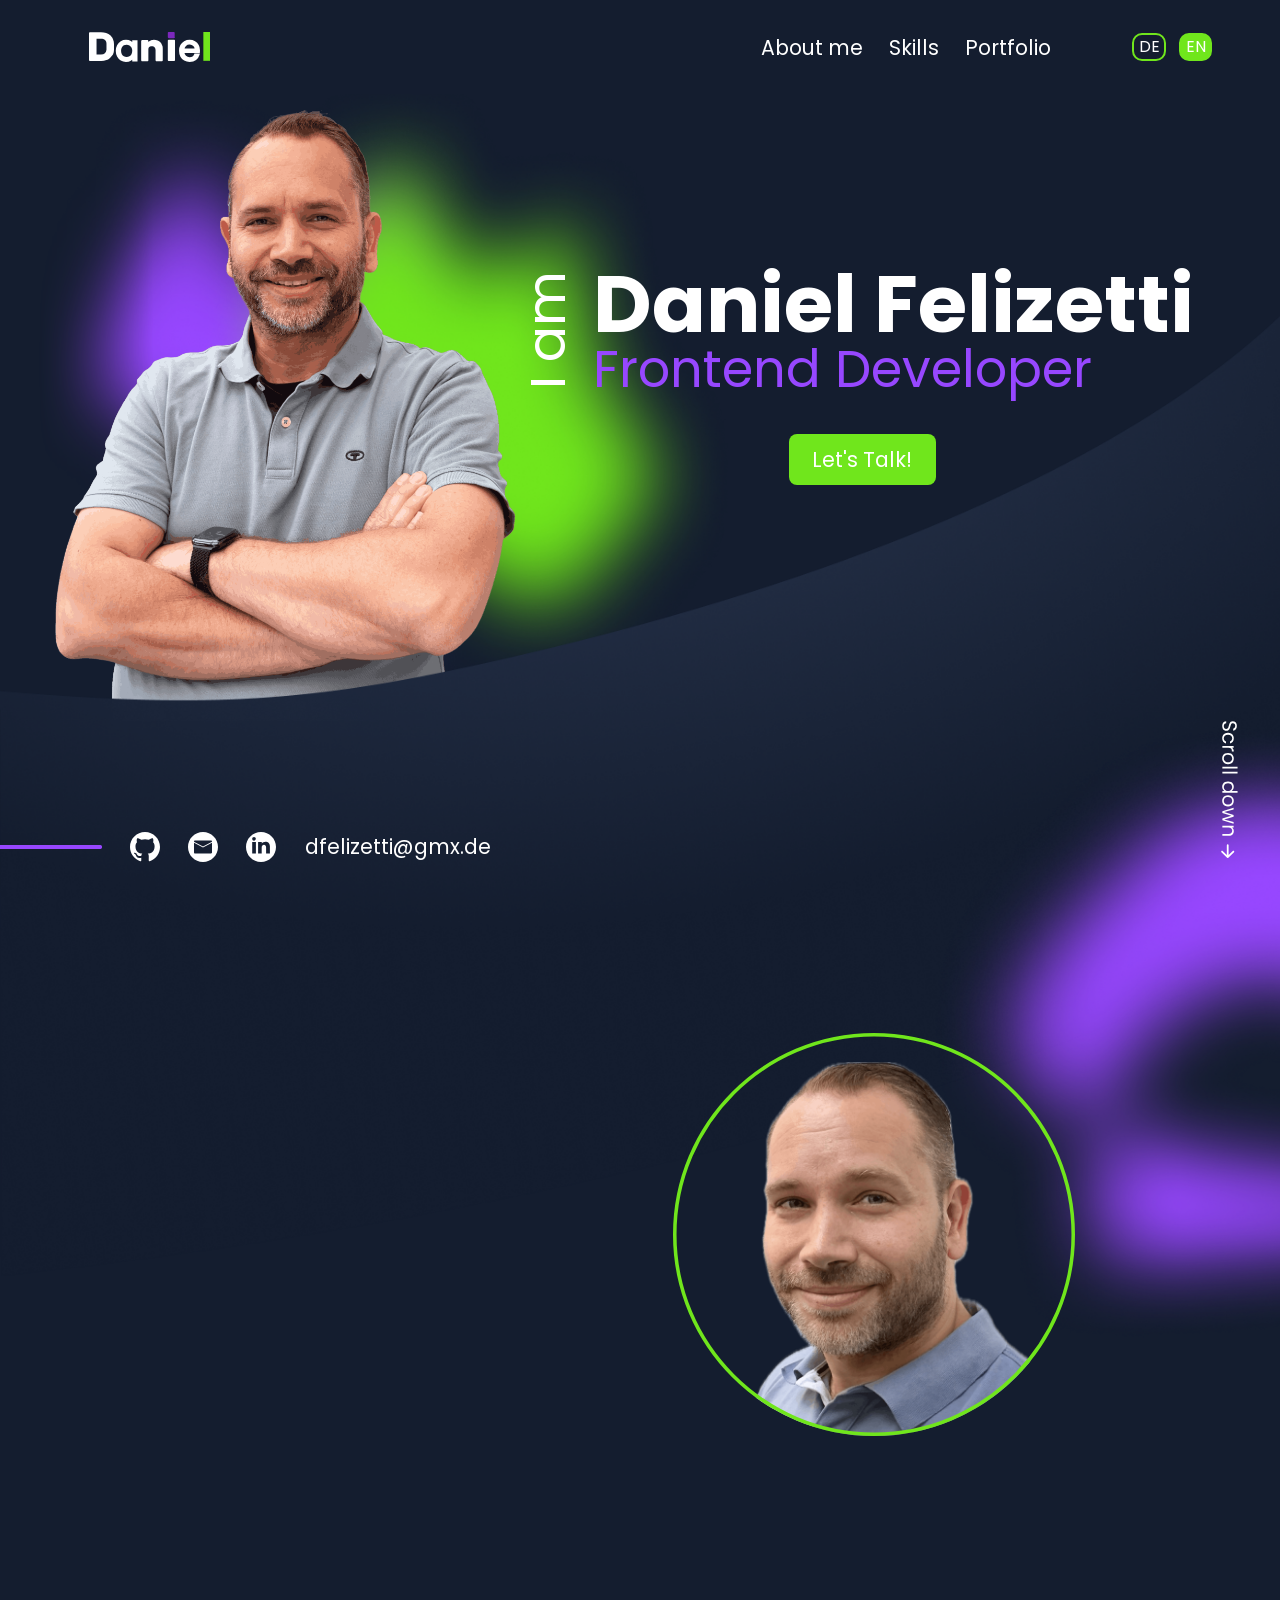
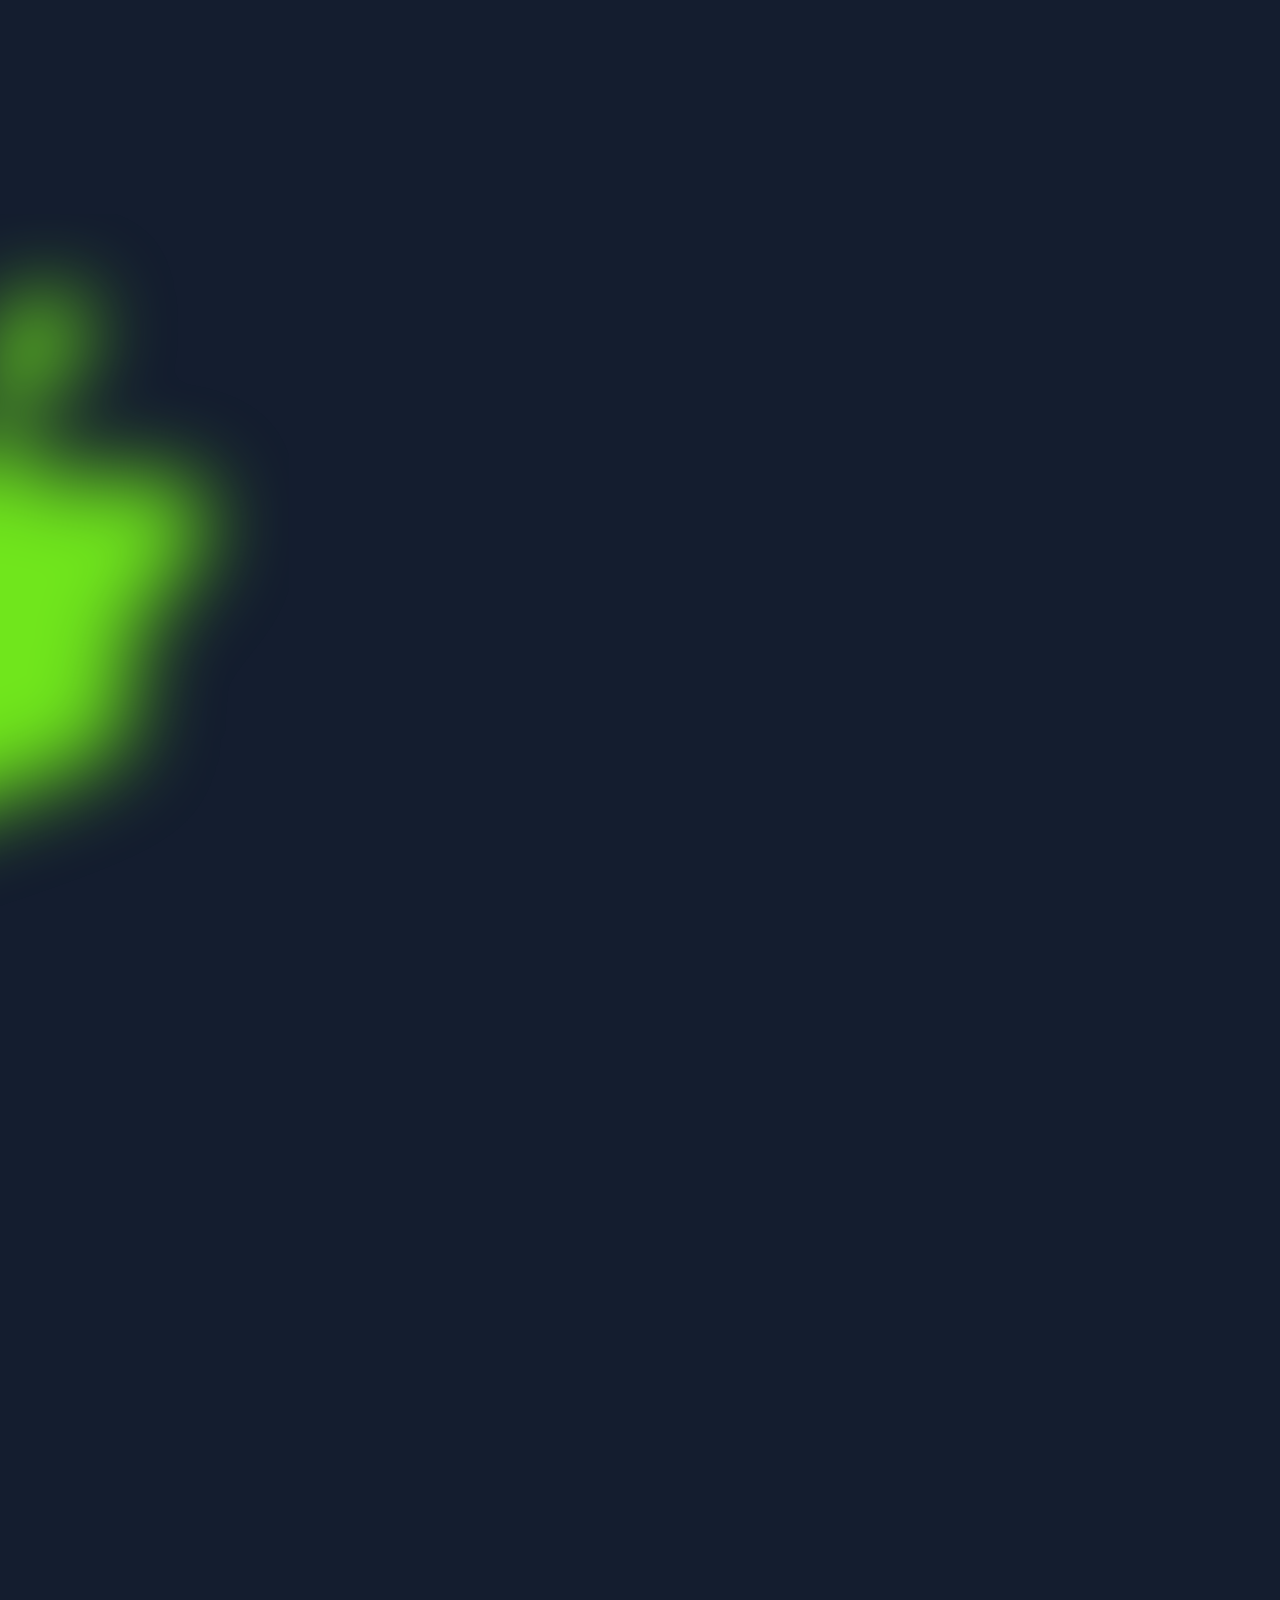
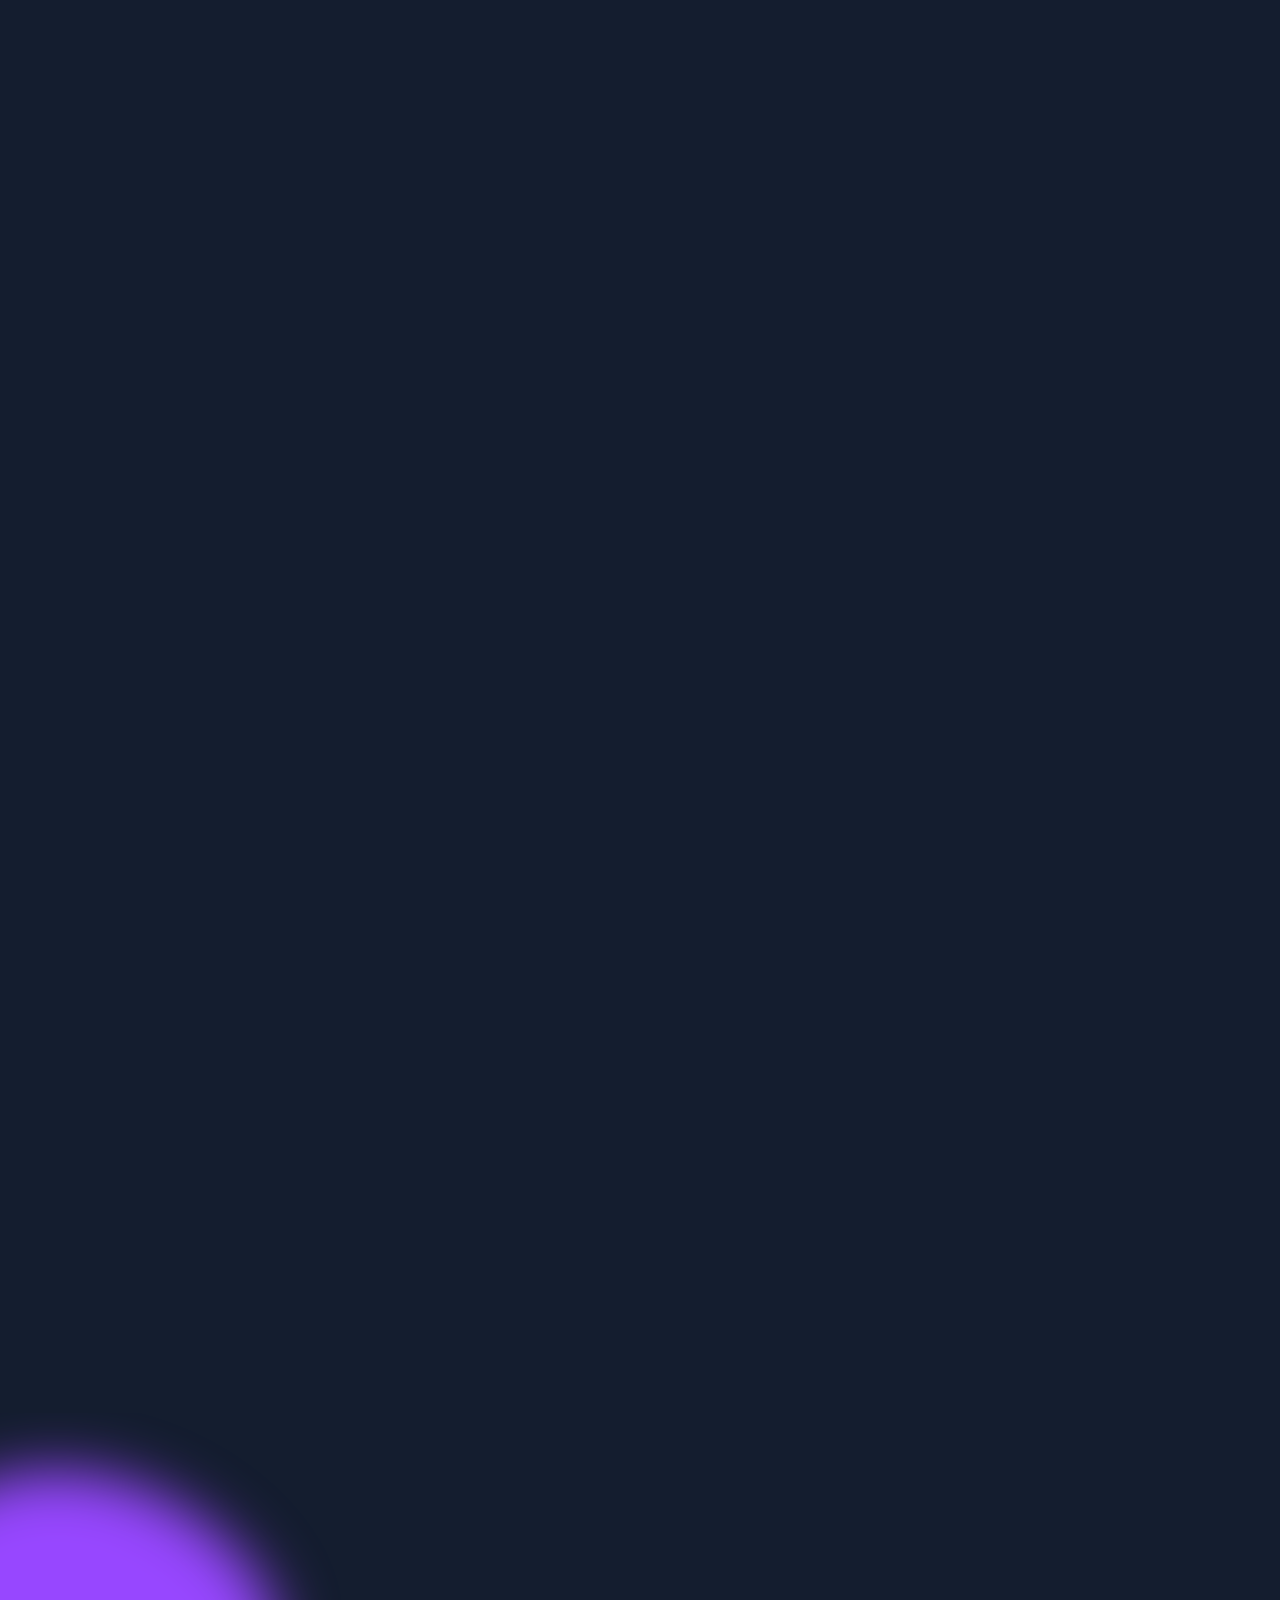
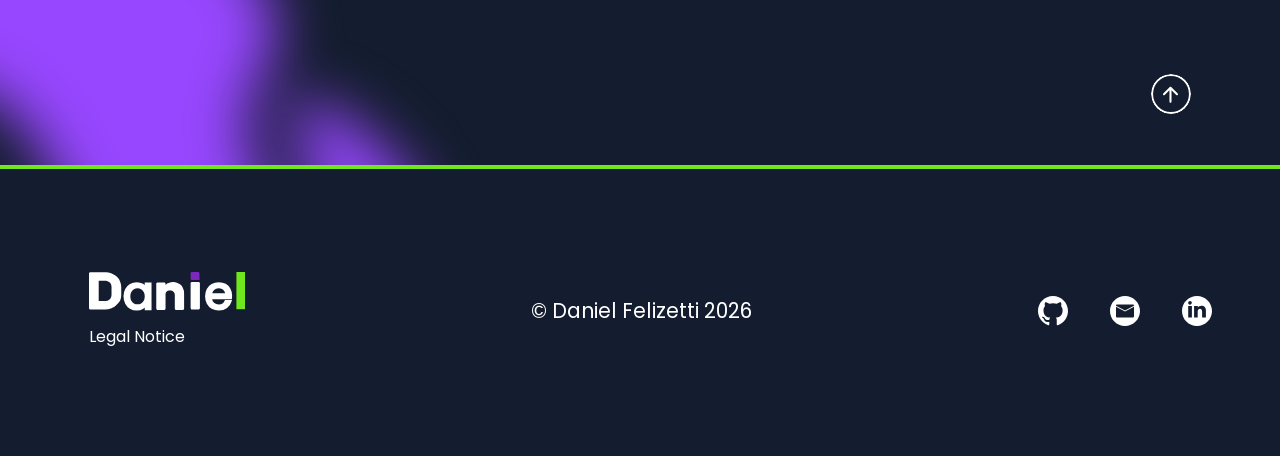
<file: index.html>
<!doctype html>
<html lang="de">
  <head>
    <meta charset="UTF-8" />
    <meta name="viewport" content="width=device-width, initial-scale=1.0" />
    <title data-i18n="pageTitle">Daniel Felizetti | Frontend Developer</title>
    <link rel="shortcut icon" href="./assets/icons/Designer.png" type="image/png" />
    <link rel="stylesheet" href="./styles/base.css" />
    <link rel="stylesheet" href="./styles/header.css" />
    <link rel="stylesheet" href="./styles/hero.css?v=20260821" />
    <link rel="stylesheet" href="./styles/about.css" />
    <link rel="stylesheet" href="./styles/skills.css" />
    <link rel="stylesheet" href="./styles/portfolio.css?v=20260824-2" />
    <link rel="stylesheet" href="./styles/contact.css?v=20260821" />
    <link rel="stylesheet" href="./styles/footer.css?v=20260813" />
    <link rel="stylesheet" href="./styles/responsive.css?v=20260824-4" />
    <link rel="stylesheet" href="./styles/motion.css?v=20260821" />
    <script src="./language.js" defer></script>
    <script src="./script.js" defer></script>
  </head>
  <body>
    <main id="top" class="container">
      <header>
        <div class="logo">
          <a href="#top"
            ><img src="./assets/img/logo-daniel.svg" alt="Daniel Logo"
          /></a>
        </div>
        <nav class="navbar" id="primary-navigation" data-primary-navigation>
          <ul>
            <li>
              <a class="nav-link" href="#aboutMe" data-i18n="navAbout"
                >About me</a
              >
            </li>
            <li class="nav-item--desktop">
              <a class="nav-link" href="#skills" data-i18n="navSkills"
                >Skills</a
              >
            </li>
            <li class="nav-item--mobile">
              <a class="nav-link" href="#skills" data-i18n="skillsTitle"
                >My skills</a
              >
            </li>
            <li><a class="nav-link" href="#portfolio">Portfolio</a></li>
            <li class="nav-item--mobile">
              <a class="nav-link" href="#contact">Contact</a>
            </li>
          </ul>
          <div
            class="language-btn"
            aria-label="Language selection"
            data-i18n-aria-label="languageSelection"
          >
            <input type="radio" id="btn-de" name="language" value="DE" />
            <label for="btn-de">DE</label>
            <input
              type="radio"
              id="btn-en"
              name="language"
              value="EN"
              checked
            />
            <label for="btn-en">EN</label>
          </div>
        </nav>
        <button
          class="nav-toggle"
          type="button"
          aria-label="Open navigation"
          aria-expanded="false"
          aria-controls="primary-navigation"
          data-nav-toggle
        >
          <span></span>
          <span></span>
          <span></span>
        </button>
      </header>
      <section class="hero-section">
        <div class="hero">
          <img
            class="profile-image hero-intro-profile"
            src="./assets/img/profile_img.png"
            alt="Profile Image"
          />
          <img
            class="photo-shadows"
            src="./assets/img/Photo shadows.png"
            alt="Background Image"
          />
          <img
            class="hero-background"
            src="./assets/img/hero-background.png"
            alt="Hero Background Image"
          />
        </div>
        <div class="hero-content">
          <div class="hero-text">
            <div class="headline-row">
              <div class="greeting-wrapper hero-intro-greeting">
                <p class="greeting" data-i18n="heroGreeting">I am</p>
              </div>
              <div class="name-title">
                <p class="name hero-intro-name">Daniel Felizetti</p>
                <p class="title hero-intro-title" data-i18n="heroTitle">
                  Frontend Developer
                </p>
              </div>
            </div>
            <a class="contact-btn" href="#contact"
              ><span data-i18n="heroContact">Let's Talk!</span></a
            >
          </div>
        </div>
        <div class="scroll-indicator">
          <img src="./assets/img/scroll down.svg" alt="Scroll down" />
        </div>
        <div class="social-media" aria-label="Social media links">
          <img src="./assets/icons/line-purple.svg" alt="Line Icon" />
          <a
            href="https://github.com/danigalvani"
            target="_blank"
            rel="noopener noreferrer"
            aria-label="GitHub"
          >
            <img src="./assets/icons/git-default.svg" alt="GitHub Icon" />
          </a>
          <a href="mailto:dfelizetti@gmx.de" aria-label="Mail">
            <img src="./assets/icons/mail-default.svg" alt="Mail Icon" />
          </a>
          <a
            href="https://www.linkedin.com/in/daniel-felizetti-b70a09369/"
            target="_blank"
            rel="noopener noreferrer"
            aria-label="LinkedIn"
          >
            <img
              src="./assets/icons/linkedin-default.svg"
              alt="LinkedIn Icon"
            />
          </a>
          <p class="social-media-text">dfelizetti@gmx.de</p>
        </div>
      </section>
      <section id="aboutMe" class="aboutMe-section">
        <img
          class="aboutMe-shadow"
          src="./assets/img/purple shadow about me.png"
          alt="About Me Shadow"
        />
        <div class="aboutMe-content">
          <h2 class="section-title" data-i18n="aboutTitle">About me</h2>
          <p class="aboutMe-text" data-i18n="aboutIntro">
            I am passionate about IT because I enjoy solving problems through
            logic and creativity. Programming motivates me to turn ideas into
            functional applications while continuously improving my skills.
          </p>
          <div
            class="location-text"
            aria-label="Location information"
            data-i18n-aria-label="locationInformation"
          >
            <img
              class="location-icon"
              src="./assets/icons/location.svg"
              alt="Location Icon"
            />
            <p data-i18n="aboutLocation">
              I am based in Berlin, Germany, and I am open to remote, hybrid, or
              on-site work. I value flexibility, collaboration, and personal
              responsibility.
            </p>
          </div>
          <div
            class="bulb-text"
            aria-label="Motivation information"
            data-i18n-aria-label="motivationInformation"
          >
            <img
              class="bulb-icon"
              src="./assets/icons/bulb.svg"
              alt="Bulb Icon"
            />
            <p data-i18n="aboutMotivation">
              I am passionate about technology and programming because it allows
              me to turn creative ideas into practical solutions. I enjoy
              learning new technologies and continuously improving my technical
              skills.
            </p>
          </div>
          <div
            class="puzzle-text"
            aria-label="Problem-solving information"
            data-i18n-aria-label="problemSolvingInformation"
          >
            <img
              class="puzzle-icon"
              src="./assets/icons/puzzle.svg"
              alt="Puzzle Icon"
            />
            <p data-i18n="aboutProblemSolving">
              I approach challenges with a structured and analytical mindset. I
              enjoy solving complex problems, learning from challenges, and
              achieving effective solutions through persistence and teamwork.
            </p>
          </div>
          <div class="aboutMe-profile-frame">
            <img
              class="aboutMe-profile-img"
              src="./assets/img/aboutMe-profile.png"
              alt="About Me Profile Image"
            />
          </div>
          <div class="profile-img">
            <img
              class="eclipse"
              src="./assets/img/eclipse.svg"
              alt="Eclipse Image"
            />
            <div class="line-green" aria-hidden="true"></div>
          </div>
        </div>
      </section>
      <section id="skills" class="skills-section">
        <div class="skills-glow" aria-hidden="true"></div>
        <img
          class="skills-background"
          src="./assets/img/Green shadow 2.svg"
          alt=""
          aria-hidden="true"
        />
        <div class="skills-layout">
          <div
            class="skills-grid"
            aria-label="Technical skills"
            data-i18n-aria-label="technicalSkills"
          >
            <div class="skill-item">
              <img src="./assets/icons/html.svg" alt="HTML" />
              <p>HTML</p>
            </div>
            <div class="skill-item">
              <img src="./assets/icons/css.svg" alt="CSS" />
              <p>CSS</p>
            </div>
            <div class="skill-item">
              <img src="./assets/icons/javascript.svg" alt="JavaScript" />
              <p>JavaScript</p>
            </div>
            <div class="skill-item">
              <img src="./assets/icons/git.svg" alt="Git" />
              <p>Git</p>
            </div>
            <div class="skill-item">
              <img src="./assets/icons/api.svg" alt="REST API" />
              <p>REST API</p>
            </div>
            <div class="skill-item">
              <img src="./assets/icons/scrum.svg" alt="Scrum" />
              <p>Scrum</p>
            </div>
            <div class="skill-item skill-item--learning" tabindex="0">
              <img
                class="skill-item__icon"
                src="./assets/icons/interest.svg"
                alt="Continually learning"
              />
              <p data-i18n="continuallyLearning">Continually learning</p>
              <img
                class="skill-interest-bubble"
                src="./assets/img/special-interest.svg"
                alt="I have a special interest in learning React and Vue.js"
              />
            </div>
          </div>
          <div class="skills-copy">
            <div class="skills-heading">
              <h2 class="section-title" data-i18n="skillsTitle">My skills</h2>
            </div>
            <p class="skills-intro" data-i18n-html="skillsIntro">
              Show that you have used a variety of front-end<br
                class="desktop-break"
              />
              technologies in your projects.
            </p>
            <h3 data-i18n-html="skillsQuestion">
              Looking for <span>another skill</span>?
            </h3>
            <p class="skills-learning-text" data-i18n-html="skillsLearning">
              Reveal enthusiasm for learning new technologies<br
                class="desktop-break"
              />
              and frameworks.
            </p>
            <a class="skills-contact-btn" href="#contact"
              ><span data-i18n="getInTouch">Get in touch</span></a
            >
          </div>
        </div>
      </section>
      <section id="portfolio" class="portfolio-section">
        <div class="portfolio-glow">
          <img
            class="portfolio-line-6"
            src="./assets/img/LINE 6.svg"
            alt=""
            aria-hidden="true"
          />
          <h2 class="section-title">Portfolio</h2>
          <img
            class="portfolio-line-4"
            src="./assets/img/LINE 4.svg"
            alt=""
            aria-hidden="true"
          />
        </div>
        <p class="portfolio-intro" data-i18n="portfolioIntro">
          Explore a selection of my work here - Interact with projects to see my
          skills in Action.
        </p>
        <div class="portfolio-list">
          <article class="portfolio-project">
            <div class="portfolio-project-image">
              <img src="./assets/img/join.png" alt="Project Join" />
            </div>
            <div class="portfolio-project-copy">
              <h3>Join</h3>
              <p class="portfolio-tech">HTML | CSS | JavaScript | Firebase</p>
              <p class="portfolio-description" data-i18n="joinDescription">
                Task manager inspired by the Kanban System. Create and organize
                tasks using drag and drop functions, assign users and
                categories.
              </p>
              <div class="portfolio-actions">
                <a
                  class="portfolio-btn portfolio-btn--primary"
                  href="https://join.daniel-felizetti.de"
                  target="_blank"
                  rel="noopener noreferrer"
                  ><span data-i18n="liveTest">Live test</span></a
                >
                <a
                  class="portfolio-btn portfolio-btn--outline"
                  href="https://github.com/DaniGalvani/join_portfolio"
                  target="_blank"
                  rel="noopener noreferrer"
                  >Github</a
                >
              </div>
            </div>
          </article>
          <article class="portfolio-project portfolio-project--reverse">
            <div class="portfolio-project-image">
              <img src="./assets/img/pollo_loco.png" alt="Project Pollo Loco" />
            </div>
            <div class="portfolio-project-copy">
              <h3>Pollo Loco</h3>
              <p class="portfolio-tech">HTML | CSS | JavaScript</p>
              <p class="portfolio-description" data-i18n="polloDescription">
                A symple Jump-and-Run game based on an object-oriented approach.
                Help Pepe to find coins and bottles to fight the evil chicken
                and save the world.
              </p>
              <div class="portfolio-actions">
                <a
                  class="portfolio-btn portfolio-btn--primary"
                  href="https://pollo-loco.daniel-felizetti.de"
                  target="_blank"
                  rel="noopener noreferrer"
                  ><span data-i18n="liveTest">Live test</span></a
                >
                <a
                  class="portfolio-btn portfolio-btn--outline"
                  href="https://github.com/DaniGalvani/El_Pollo_Loco"
                  target="_blank"
                  rel="noopener noreferrer"
                  >Github</a
                >
              </div>
            </div>
          </article>
        </div>
        <section
          class="testimonial-slider"
          aria-label="Testimonials"
          data-i18n-aria-label="testimonials"
          aria-roledescription="carousel"
          tabindex="0"
        >
          <div class="testimonial-stage" aria-live="polite">
            <article class="testimonial-slide is-active" data-testimonial-slide>
              <div class="testimonial-card">
                <img
                  class="testimonial-quote-mark"
                  src="./assets/icons/quotation-marks.svg"
                  alt=""
                  aria-hidden="true"
                />
                <blockquote>
                  <p data-i18n="testimonialSchuster">
                    Daniel really kept the team together with his great
                    organization and clear communication. We wouldn't have got
                    this far without his commitment.
                  </p>
                  <div class="testimonial-author">
                    <span aria-hidden="true"></span>
                    <cite data-i18n="teamPartnerSchuster"
                      >V. Schuster - Team Partner</cite
                    >
                  </div>
                </blockquote>
              </div>
              <div class="testimonial-portrait">
                <img
                  class="testimonial-profile-shadow"
                  src="./assets/img/Green shadow Foto.svg"
                  alt=""
                  aria-hidden="true"
                />
                <img
                  class="testimonial-person"
                  src="./assets/img/testimonials/testimonial1.png"
                  alt="Portrait of V. Schuster"
                />
              </div>
            </article>
            <article class="testimonial-slide" data-testimonial-slide>
              <div class="testimonial-card">
                <img
                  class="testimonial-quote-mark"
                  src="./assets/icons/quotation-marks.svg"
                  alt=""
                  aria-hidden="true"
                />
                <blockquote>
                  <p data-i18n="testimonialEichinger">
                    Daniel was a top team colleague at DA. His positive
                    commitment and willingness to take on responsibility made a
                    significant contribution to us achieving our goals.
                  </p>
                  <div class="testimonial-author">
                    <span aria-hidden="true"></span>
                    <cite data-i18n="teamPartnerEichinger"
                      >E. Eichinger - Team Partner</cite
                    >
                  </div>
                </blockquote>
              </div>
              <div class="testimonial-portrait">
                <img
                  class="testimonial-profile-shadow"
                  src="./assets/img/Green shadow Foto.svg"
                  alt=""
                  aria-hidden="true"
                />
                <img
                  class="testimonial-person"
                  src="./assets/img/testimonials/testimonial2.png"
                  alt="Portrait of E. Eichinger"
                />
              </div>
            </article>
            <article class="testimonial-slide" data-testimonial-slide>
              <div class="testimonial-card">
                <img
                  class="testimonial-quote-mark"
                  src="./assets/icons/quotation-marks.svg"
                  alt=""
                  aria-hidden="true"
                />
                <blockquote>
                  <p data-i18n="testimonialNuber">
                    It was a great pleasure to work with Daniel. He knows how
                    to push and encourage team members to present the best work
                    possible, always adding something to brainstorm. Regarding
                    the well-being of group members, he was always present and
                    available to listen and help others, with a great sense of
                    humor as well.
                  </p>
                  <div class="testimonial-author">
                    <span aria-hidden="true"></span>
                    <cite data-i18n="frontendEngineerNuber"
                      >I. Nuber - Frontend Engineer</cite
                    >
                  </div>
                </blockquote>
              </div>
              <div class="testimonial-portrait">
                <img
                  class="testimonial-profile-shadow"
                  src="./assets/img/Green shadow Foto.svg"
                  alt=""
                  aria-hidden="true"
                />
                <img
                  class="testimonial-person"
                  src="./assets/img/testimonials/testimonial3.png"
                  alt="Portrait of I. Nuber"
                />
              </div>
            </article>
          </div>
          <div
            class="testimonial-controls"
            aria-label="Choose testimonial"
            data-i18n-aria-label="chooseTestimonial"
          >
            <button
              class="testimonial-arrow"
              type="button"
              data-testimonial-prev
              aria-label="Previous testimonial"
              data-i18n-aria-label="previousTestimonial"
            >
              <img
                src="./assets/icons/arrow-left.svg"
                alt=""
                aria-hidden="true"
              />
            </button>
            <div class="testimonial-dots">
              <button
                class="testimonial-dot is-active"
                type="button"
                data-testimonial-dot="0"
                aria-label="Show testimonial 1"
                data-i18n-aria-label="showTestimonial1"
                aria-current="true"
              ></button>
              <button
                class="testimonial-dot"
                type="button"
                data-testimonial-dot="1"
                aria-label="Show testimonial 2"
                data-i18n-aria-label="showTestimonial2"
              ></button>
              <button
                class="testimonial-dot"
                type="button"
                data-testimonial-dot="2"
                aria-label="Show testimonial 3"
                data-i18n-aria-label="showTestimonial3"
              ></button>
            </div>
            <button
              class="testimonial-arrow"
              type="button"
              data-testimonial-next
              aria-label="Next testimonial"
              data-i18n-aria-label="nextTestimonial"
            >
              <img
                src="./assets/icons/arrow-right.svg"
                alt=""
                aria-hidden="true"
              />
            </button>
          </div>
        </section>
      </section>
      <section id="contact" class="contact-section">
        <div class="contact-heading">
          <span class="contact-heading-line" aria-hidden="true"></span>
          <h2 class="section-title" data-i18n="contactTitle">Contact</h2>
          <span aria-hidden="true"></span>
        </div>
        <div class="contact-content">
          <div class="contact-copy">
            <h3 data-i18n="contactQuestion">Got a problem to solve?</h3>
            <p data-i18n="contactIntro">
              Encourage people to contact you and describe what role you are
              interested in. Show that you will add value to their projects
              through your work.
            </p>
            <p data-i18n-html="contactPrompt">
              Need a Frontend developer? <strong>Contact me!</strong>
            </p>
          </div>
          <form
            class="contact-form"
            action="./contact.form.mail.php"
            method="post"
            novalidate
            data-contact-form
          >
            <div class="contact-field" data-contact-field>
              <label
                class="visually-hidden"
                for="contact-name"
                data-i18n="contactNameLabel"
                >Your name</label
              >
              <input
                id="contact-name"
                name="name"
                type="text"
                autocomplete="name"
                placeholder="Your name"
                data-i18n-placeholder="contactNamePlaceholder"
                required
              />
              <p
                class="contact-error"
                id="contact-name-error"
                data-contact-error="valueMissing"
                data-i18n="contactNameRequired"
                aria-live="polite"
                hidden
              >
                Your name is required
              </p>
            </div>
            <div class="contact-field" data-contact-field>
              <label
                class="visually-hidden"
                for="contact-email"
                data-i18n="contactEmailLabel"
                >Your email</label
              >
              <input
                id="contact-email"
                name="email"
                type="email"
                autocomplete="email"
                placeholder="Your email"
                data-i18n-placeholder="contactEmailPlaceholder"
                required
              />
              <p
                class="contact-error"
                id="contact-email-required-error"
                data-contact-error="valueMissing"
                data-i18n="contactEmailRequired"
                aria-live="polite"
                hidden
              >
                Your email is required
              </p>
              <p
                class="contact-error"
                id="contact-email-invalid-error"
                data-contact-error="typeMismatch"
                data-i18n="contactEmailInvalid"
                aria-live="polite"
                hidden
              >
                Please enter a valid email address
              </p>
            </div>
            <div class="contact-field" data-contact-field>
              <label
                class="visually-hidden"
                for="contact-message"
                data-i18n="contactMessageLabel"
                >Your message</label
              >
              <textarea
                id="contact-message"
                name="message"
                rows="7"
                placeholder="Your message"
                data-i18n-placeholder="contactMessagePlaceholder"
                required
              ></textarea>
              <p
                class="contact-error"
                id="contact-message-error"
                data-contact-error="valueMissing"
                data-i18n="contactMessageRequired"
                aria-live="polite"
                hidden
              >
                Your message is required
              </p>
            </div>
            <div class="contact-privacy" data-contact-field>
              <input
                id="contact-privacy"
                name="privacy-policy-accepted"
                type="checkbox"
                required
              />
              <label for="contact-privacy" data-i18n-html="contactPrivacy">
                I've read the
                <a href="./privacy-policy.html">privacy policy</a> and agree to
                the processing of my data as outlined.
              </label>
              <p
                class="contact-error contact-privacy-error"
                id="contact-privacy-error"
                data-contact-error="valueMissing"
                data-i18n="contactPrivacyRequired"
                aria-live="polite"
                hidden
              >
                Please accept the privacy policy.
              </p>
            </div>
            <div class="contact-submit-wrapper" data-contact-submit-wrapper>
              <button
                class="contact-submit"
                type="submit"
                disabled
                data-contact-submit
              >
                <span data-i18n="contactSubmit">Send message :)</span>
              </button>
            </div>
            <p
              class="contact-status"
              role="status"
              aria-live="polite"
              data-contact-status
              hidden
            ></p>
          </form>
        </div>
        <a
          class="contact-back-to-top"
          href="#top"
          aria-label="Back to top"
          data-i18n-aria-label="backToTop"
        ></a>
      </section>
      <footer>
        <div class="logo-footer">
          <a href="#top"
            ><img src="./assets/img/logo-daniel.svg" alt="Daniel Logo"
          /></a>
          <a
            class="legal-text"
            href="./legal-notice.html"
            data-i18n="legalNotice"
            >Legal Notice</a
          >
        </div>
        <div class="copyright">
          <p class="copyright-text">© Daniel Felizetti 2026</p>
        </div>
        <div class="social-media-links">
          <a
            href="https://github.com/danigalvani"
            target="_blank"
            rel="noopener noreferrer"
            aria-label="GitHub"
          >
            <img src="./assets/icons/git-default.svg" alt="GitHub Icon" />
          </a>
          <a href="mailto:dfelizetti@gmx.de" aria-label="Mail">
            <img src="./assets/icons/mail-default.svg" alt="Mail Icon" />
          </a>
          <a
            href="https://www.linkedin.com/feed/"
            target="_blank"
            rel="noopener noreferrer"
            aria-label="LinkedIn"
          >
            <img
              src="./assets/icons/linkedin-default.svg"
              alt="LinkedIn Icon"
            />
          </a>
        </div>
      </footer>
    </main>
  </body>
</html>
</file>
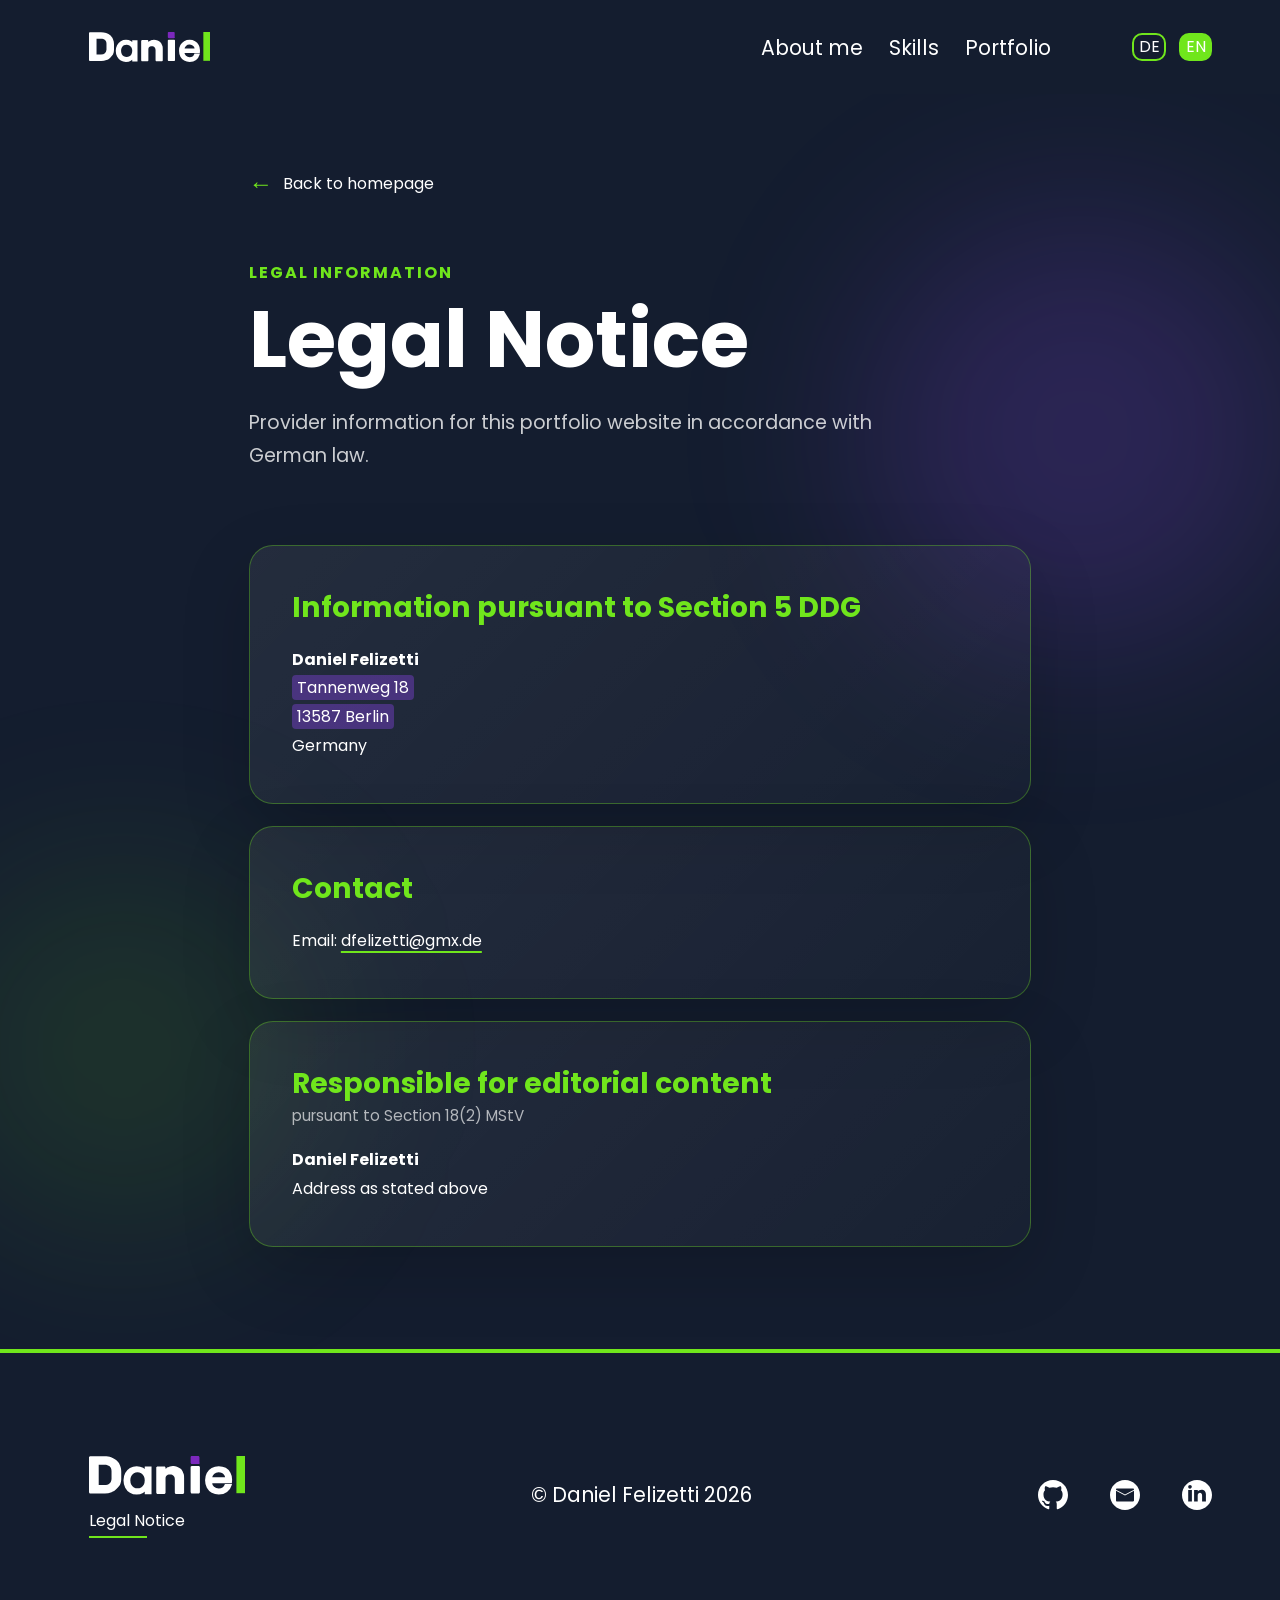
<file: legal-notice.html>
<!doctype html>
<html lang="en">
  <head>
    <meta charset="UTF-8" />
    <meta name="viewport" content="width=device-width, initial-scale=1.0" />
    <meta
      name="description"
      content="Legal notice and provider information for Daniel Felizetti's portfolio."
    />
    <title data-i18n="legalPageTitle">Legal Notice | Daniel Felizetti</title>
    <link
      rel="shortcut icon"
      href="./assets/icons/Designer.png"
      type="image/png"
    />
    <link rel="stylesheet" href="./styles/base.css" />
    <link rel="stylesheet" href="./styles/header.css" />
    <link rel="stylesheet" href="./styles/footer.css?v=20260813" />
    <link rel="stylesheet" href="./styles/responsive.css?v=20260814" />
    <link rel="stylesheet" href="./styles/legal-notice.css" />
    <script src="./language.js" defer></script>
    <script src="./script.js" defer></script>
  </head>
  <body>
    <main id="top" class="container legal-page">
      <header>
        <div class="logo">
          <a
            href="./index.html"
            aria-label="Back to homepage"
            data-i18n-aria-label="legalHome"
          >
            <img src="./assets/img/logo-daniel.svg" alt="Daniel Logo" />
          </a>
        </div>
        <nav
          class="navbar"
          id="primary-navigation"
          aria-label="Main navigation"
          data-primary-navigation
        >
          <ul>
            <li>
              <a
                class="nav-link"
                href="./index.html#aboutMe"
                data-i18n="navAbout"
                >About me</a
              >
            </li>
            <li class="nav-item--desktop">
              <a
                class="nav-link"
                href="./index.html#skills"
                data-i18n="navSkills"
                >Skills</a
              >
            </li>
            <li class="nav-item--mobile">
              <a
                class="nav-link"
                href="./index.html#skills"
                data-i18n="skillsTitle"
                >My skills</a
              >
            </li>
            <li>
              <a class="nav-link" href="./index.html#portfolio">Portfolio</a>
            </li>
            <li class="nav-item--mobile">
              <a class="nav-link" href="./index.html#contact">Contact</a>
            </li>
          </ul>
          <div
            class="language-btn"
            aria-label="Language selection"
            data-i18n-aria-label="languageSelection"
          >
            <input type="radio" id="btn-de" name="language" value="DE" />
            <label for="btn-de">DE</label>
            <input
              type="radio"
              id="btn-en"
              name="language"
              value="EN"
              checked
            />
            <label for="btn-en">EN</label>
          </div>
        </nav>
        <button
          class="nav-toggle"
          type="button"
          aria-label="Open navigation"
          aria-expanded="false"
          aria-controls="primary-navigation"
          data-nav-toggle
        >
          <span></span>
          <span></span>
          <span></span>
        </button>
      </header>
      <article class="legal-content" aria-labelledby="legal-heading">
        <a class="legal-back-link" href="./index.html">
          <span aria-hidden="true">←</span>
          <span data-i18n="legalHome">Back to homepage</span>
        </a>
        <div class="legal-heading-block">
          <p class="legal-eyebrow" data-i18n="legalEyebrow">
            Legal information
          </p>
          <h1 id="legal-heading" data-i18n="legalHeading">Legal Notice</h1>
          <p class="legal-intro" data-i18n="legalIntro">
            Provider information for this portfolio website in accordance with
            German law.
          </p>
        </div>
        <div class="legal-sections">
          <section class="legal-card">
            <h2 data-i18n="legalProviderTitle">
              Information pursuant to Section 5 DDG
            </h2>
            <address>
              <strong>Daniel Felizetti</strong><br />
              <mark data-i18n="legalStreetPlaceholder"
                >[Add street and house number]</mark
              ><br />
              <mark data-i18n="legalCityPlaceholder"
                >[Add postal code] Berlin</mark
              ><br />
              <span data-i18n="legalCountry">Germany</span>
            </address>
          </section>
          <section class="legal-card">
            <h2 data-i18n="legalContactTitle">Contact</h2>
            <p>
              <span data-i18n="legalEmailLabel">Email</span>:
              <a href="mailto:dfelizetti@gmx.de">dfelizetti@gmx.de</a>
            </p>
          </section>
          <section class="legal-card">
            <h2>
              <span data-i18n="legalEditorialTitle"
                >Responsible for editorial content</span
              >
              <small data-i18n="legalEditorialLaw"
                >pursuant to Section 18(2) MStV</small
              >
            </h2>
            <address>
              <strong>Daniel Felizetti</strong><br />
              <span data-i18n="legalAddressReference"
                >Address as stated above</span
              >
            </address>
          </section>
        </div>
      </article>
      <footer>
        <div class="logo-footer">
          <a
            href="./index.html"
            aria-label="Back to homepage"
            data-i18n-aria-label="legalHome"
          >
            <img src="./assets/img/logo-daniel.svg" alt="Daniel Logo" />
          </a>
          <a
            class="legal-text"
            href="./legal-notice.html"
            aria-current="page"
            data-i18n="legalNotice"
            >Legal Notice</a
          >
        </div>
        <div class="copyright">
          <p class="copyright-text">© Daniel Felizetti 2026</p>
        </div>
        <div class="social-media-links">
          <a
            href="https://github.com/danigalvani"
            target="_blank"
            rel="noopener noreferrer"
            aria-label="GitHub"
          >
            <img src="./assets/icons/git-default.svg" alt="GitHub Icon" />
          </a>
          <a href="mailto:dfelizetti@gmx.de" aria-label="Mail">
            <img src="./assets/icons/mail-default.svg" alt="Mail Icon" />
          </a>
          <a
            href="https://www.linkedin.com/feed/"
            target="_blank"
            rel="noopener noreferrer"
            aria-label="LinkedIn"
          >
            <img
              src="./assets/icons/linkedin-default.svg"
              alt="LinkedIn Icon"
            />
          </a>
        </div>
      </footer>
    </main>
  </body>
</html>
</file>
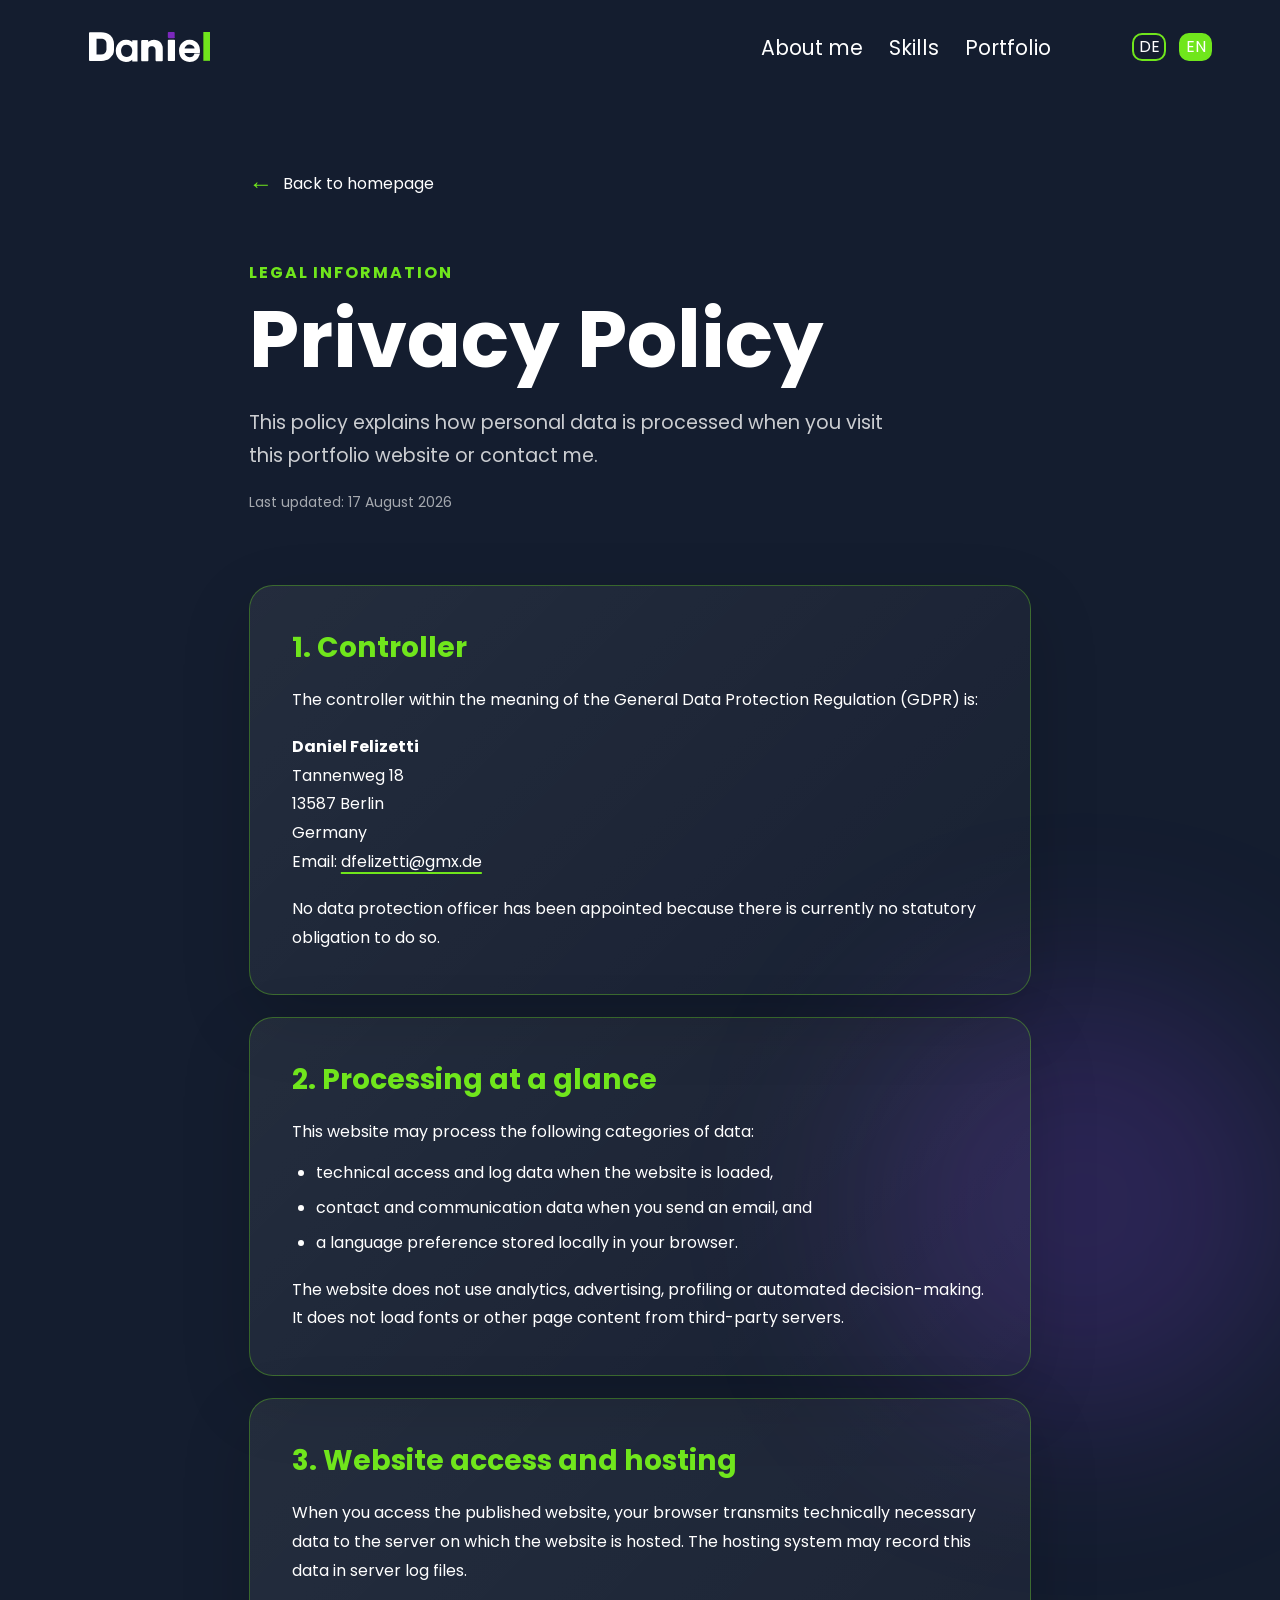
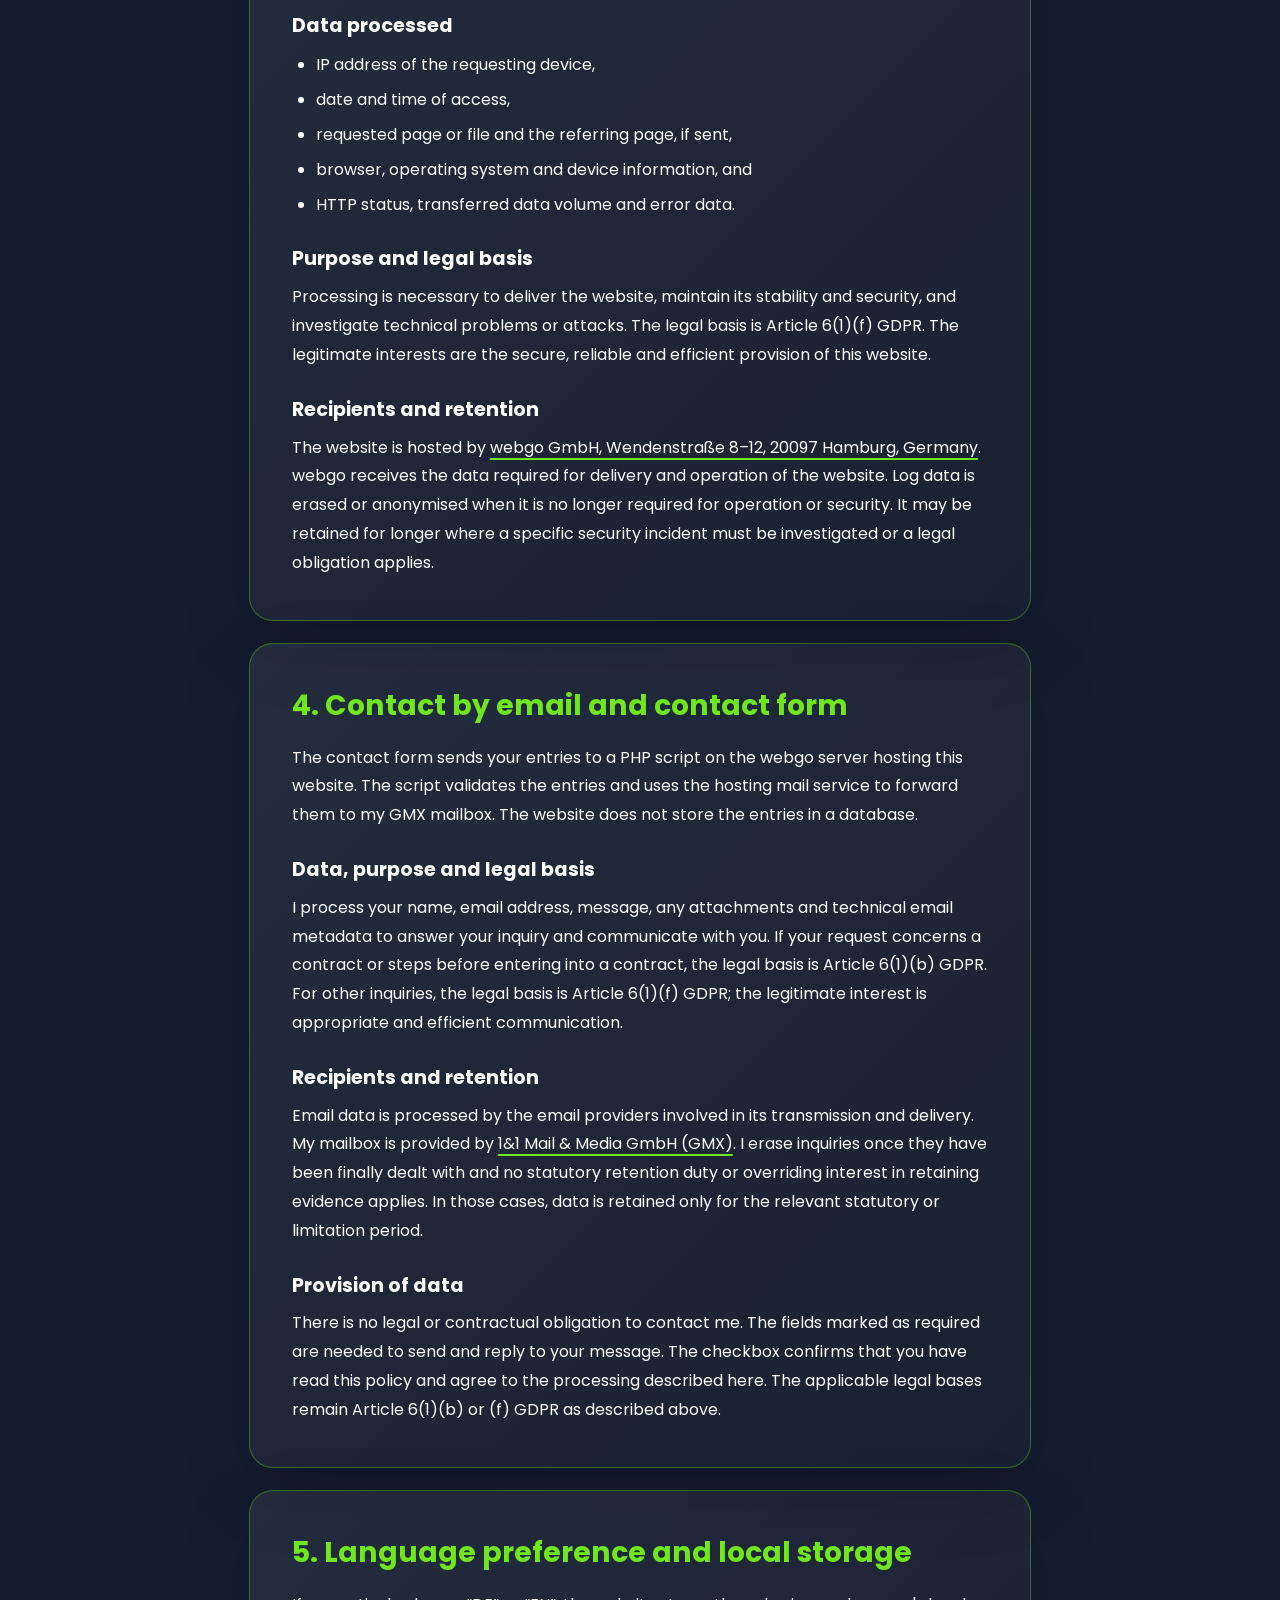
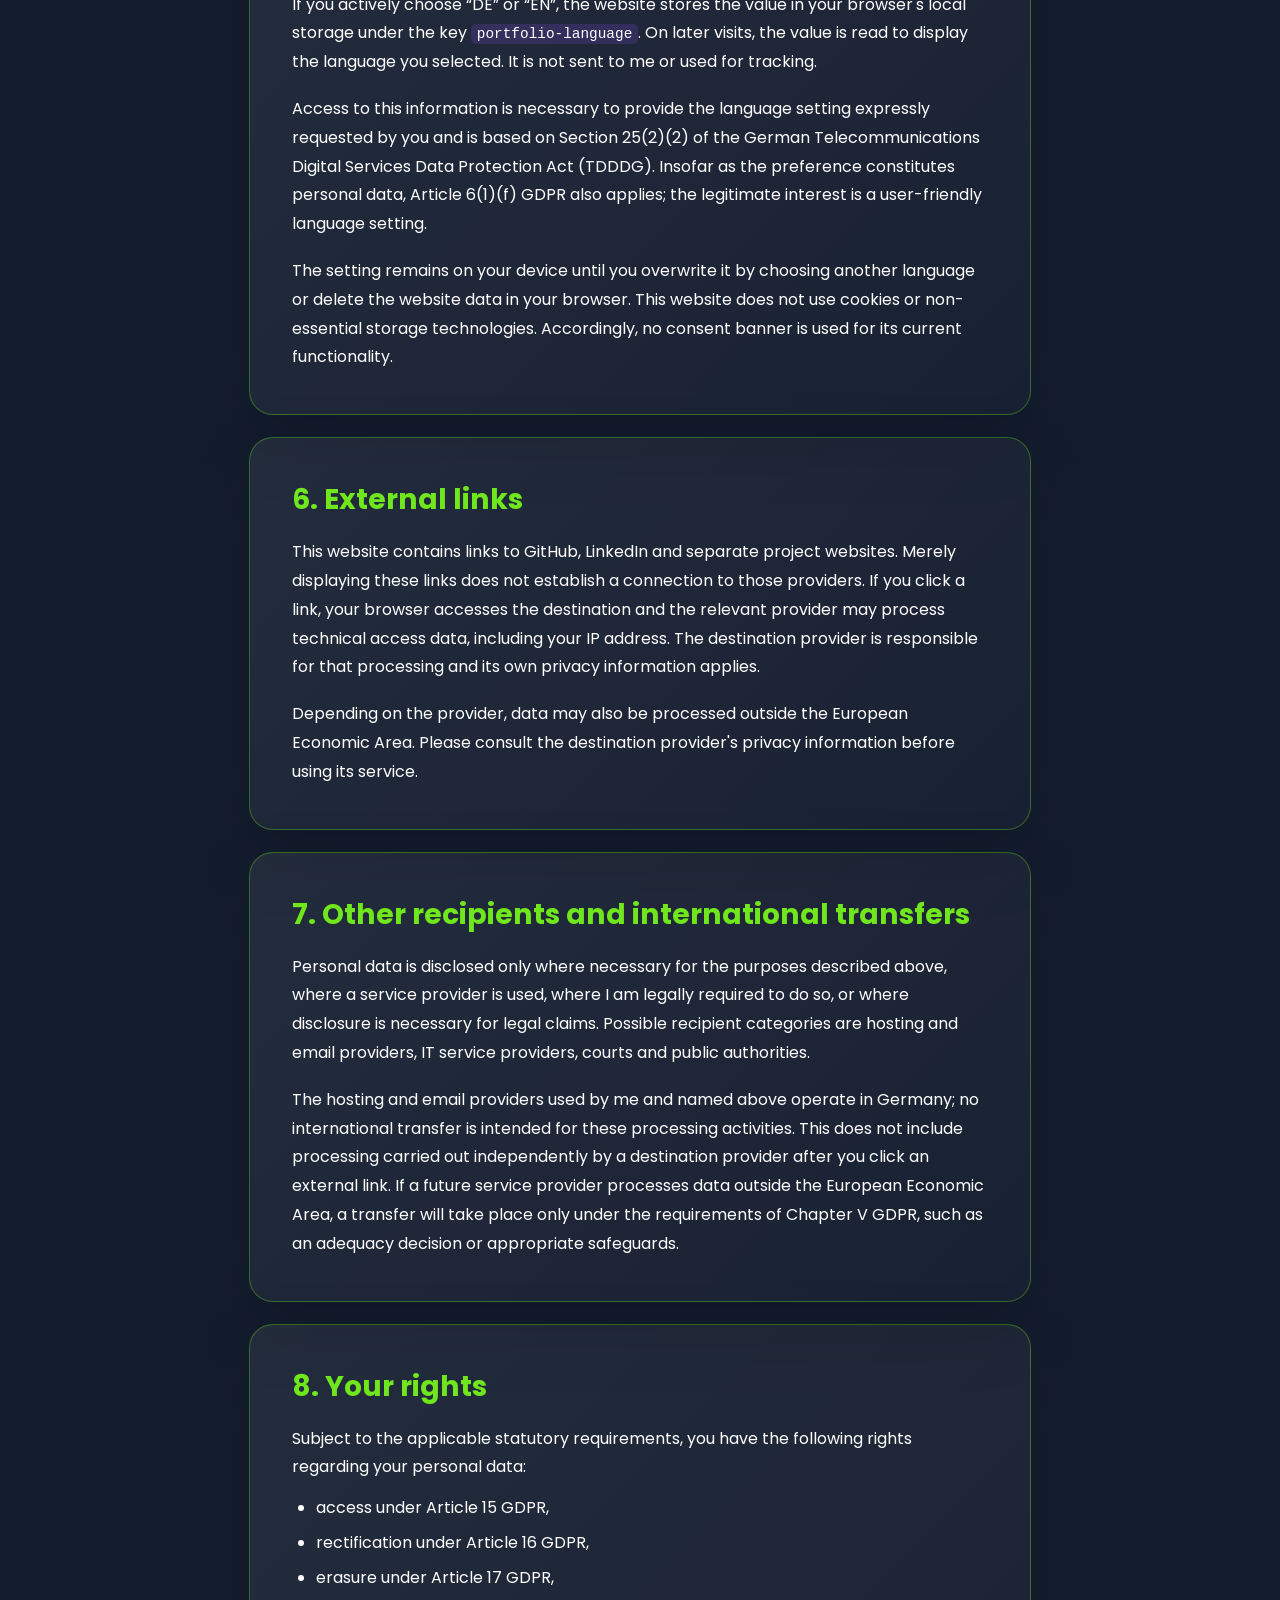
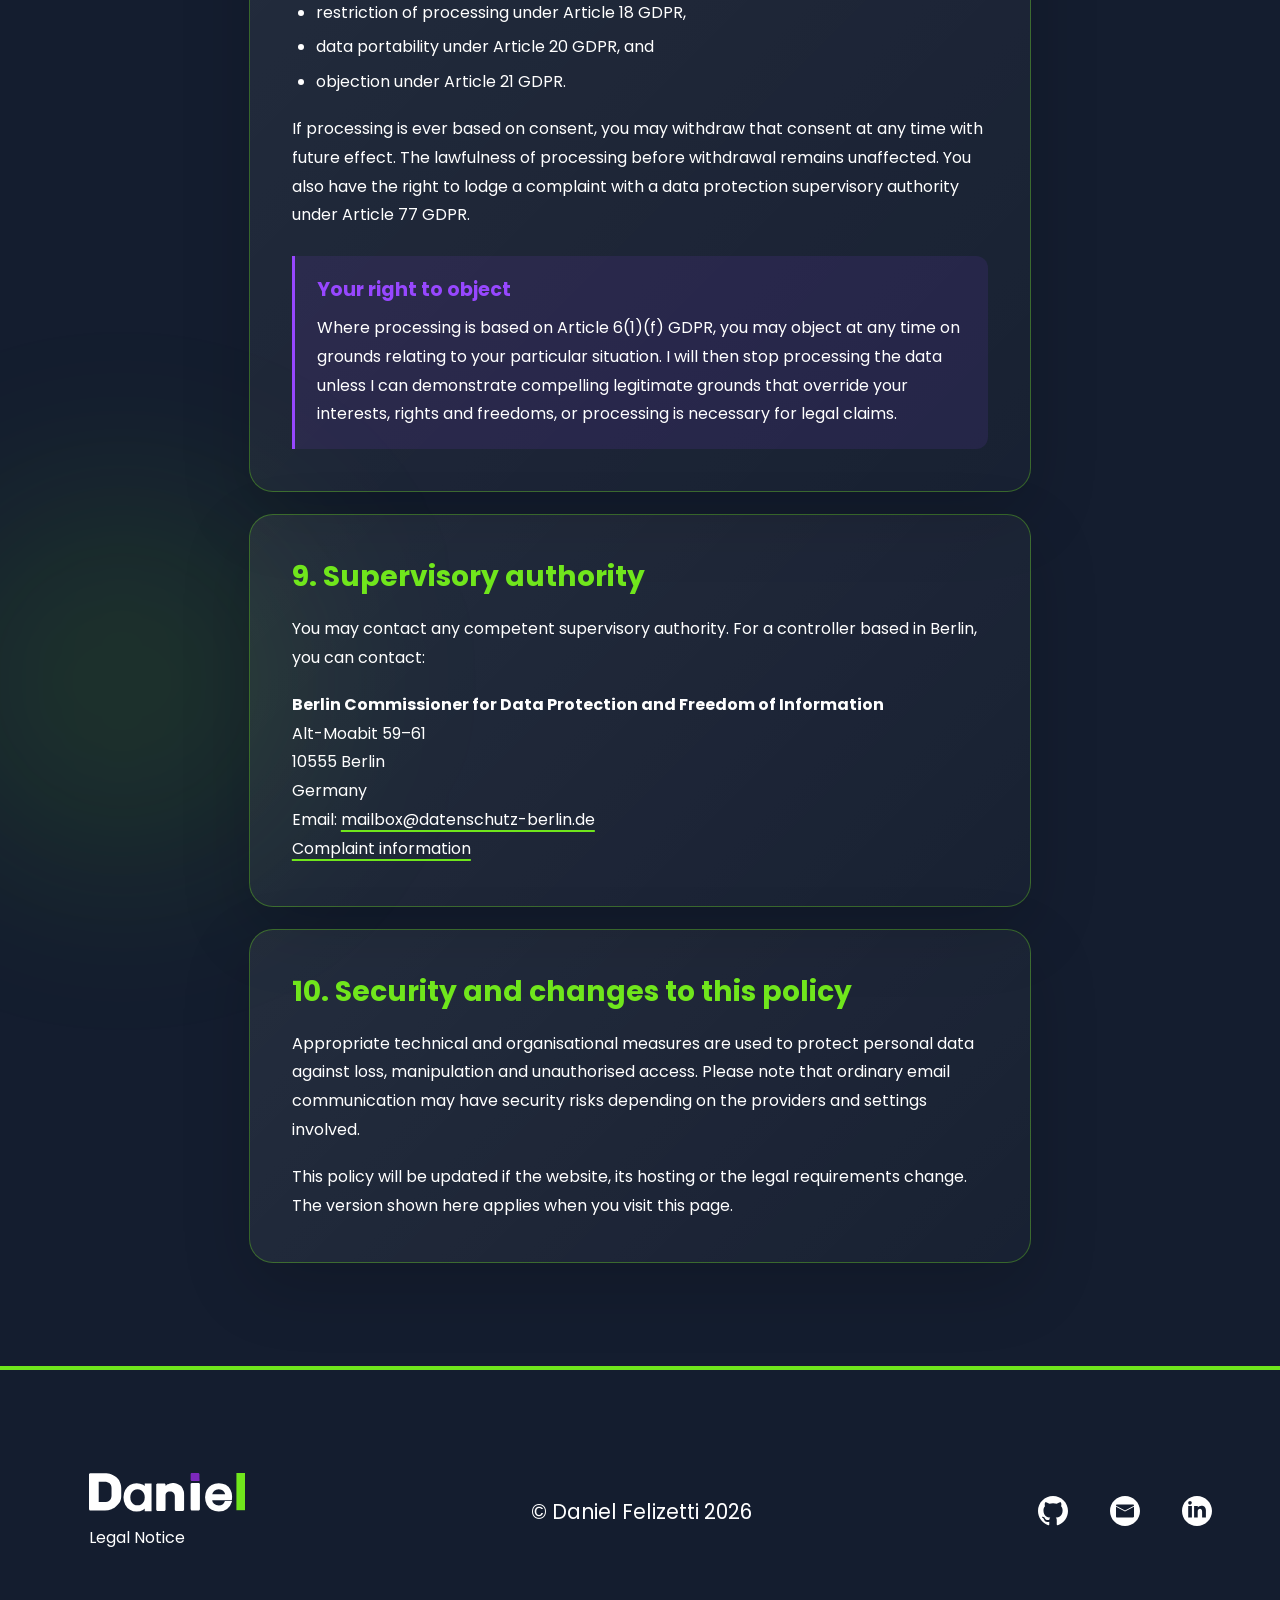
<file: privacy-policy.html>
<!doctype html>
<html lang="en">
  <head>
    <meta charset="UTF-8" />
    <meta name="viewport" content="width=device-width, initial-scale=1.0" />
    <meta
      name="description"
      content="Privacy policy for Daniel Felizetti's portfolio website."
    />
    <title data-i18n="privacyPageTitle">
      Privacy Policy | Daniel Felizetti
    </title>
    <link
      rel="shortcut icon"
      href="./assets/icons/Designer.png"
      type="image/png"
    />
    <link rel="stylesheet" href="./styles/base.css" />
    <link rel="stylesheet" href="./styles/header.css" />
    <link rel="stylesheet" href="./styles/footer.css?v=20260813" />
    <link rel="stylesheet" href="./styles/responsive.css?v=20260814" />
    <link rel="stylesheet" href="./styles/legal-notice.css" />
    <script src="./language.js" defer></script>
    <script src="./script.js" defer></script>
  </head>
  <body>
    <main id="top" class="container legal-page privacy-page">
      <header>
        <div class="logo">
          <a
            href="./index.html"
            aria-label="Back to homepage"
            data-i18n-aria-label="legalHome"
          >
            <img src="./assets/img/logo-daniel.svg" alt="Daniel Logo" />
          </a>
        </div>
        <nav
          class="navbar"
          id="primary-navigation"
          aria-label="Main navigation"
          data-primary-navigation
        >
          <ul>
            <li>
              <a
                class="nav-link"
                href="./index.html#aboutMe"
                data-i18n="navAbout"
                >About me</a
              >
            </li>
            <li class="nav-item--desktop">
              <a
                class="nav-link"
                href="./index.html#skills"
                data-i18n="navSkills"
                >Skills</a
              >
            </li>
            <li class="nav-item--mobile">
              <a
                class="nav-link"
                href="./index.html#skills"
                data-i18n="skillsTitle"
                >My skills</a
              >
            </li>
            <li>
              <a class="nav-link" href="./index.html#portfolio">Portfolio</a>
            </li>
            <li class="nav-item--mobile">
              <a class="nav-link" href="./index.html#contact">Contact</a>
            </li>
          </ul>
          <div
            class="language-btn"
            aria-label="Language selection"
            data-i18n-aria-label="languageSelection"
          >
            <input type="radio" id="btn-de" name="language" value="DE" />
            <label for="btn-de">DE</label>
            <input
              type="radio"
              id="btn-en"
              name="language"
              value="EN"
              checked
            />
            <label for="btn-en">EN</label>
          </div>
        </nav>
        <button
          class="nav-toggle"
          type="button"
          aria-label="Open navigation"
          aria-expanded="false"
          aria-controls="primary-navigation"
          data-nav-toggle
        >
          <span></span>
          <span></span>
          <span></span>
        </button>
      </header>
      <article
        class="legal-content"
        aria-labelledby="privacy-heading-en"
        data-language-content="en"
      >
        <a class="legal-back-link" href="./index.html">
          <span aria-hidden="true">←</span>
          <span>Back to homepage</span>
        </a>
        <div class="legal-heading-block">
          <p class="legal-eyebrow">Legal information</p>
          <h1 id="privacy-heading-en">Privacy Policy</h1>
          <p class="legal-intro">
            This policy explains how personal data is processed when you visit
            this portfolio website or contact me.
          </p>
          <p class="legal-updated">Last updated: 17 August 2026</p>
        </div>
        <div class="legal-sections">
          <section class="legal-card">
            <h2>1. Controller</h2>
            <p>
              The controller within the meaning of the General Data Protection
              Regulation (GDPR) is:
            </p>
            <address>
              <strong>Daniel Felizetti</strong><br />
              Tannenweg 18<br />
              13587 Berlin<br />
              Germany<br />
              Email:
              <a href="mailto:dfelizetti@gmx.de">dfelizetti@gmx.de</a>
            </address>
            <p>
              No data protection officer has been appointed because there is
              currently no statutory obligation to do so.
            </p>
          </section>
          <section class="legal-card">
            <h2>2. Processing at a glance</h2>
            <p>This website may process the following categories of data:</p>
            <ul>
              <li>technical access and log data when the website is loaded,</li>
              <li>
                contact and communication data when you send an email, and
              </li>
              <li>a language preference stored locally in your browser.</li>
            </ul>
            <p>
              The website does not use analytics, advertising, profiling or
              automated decision-making. It does not load fonts or other page
              content from third-party servers.
            </p>
          </section>
          <section class="legal-card">
            <h2>3. Website access and hosting</h2>
            <p>
              When you access the published website, your browser transmits
              technically necessary data to the server on which the website is
              hosted. The hosting system may record this data in server log
              files.
            </p>
            <h3>Data processed</h3>
            <ul>
              <li>IP address of the requesting device,</li>
              <li>date and time of access,</li>
              <li>requested page or file and the referring page, if sent,</li>
              <li>browser, operating system and device information, and</li>
              <li>HTTP status, transferred data volume and error data.</li>
            </ul>
            <h3>Purpose and legal basis</h3>
            <p>
              Processing is necessary to deliver the website, maintain its
              stability and security, and investigate technical problems or
              attacks. The legal basis is Article 6(1)(f) GDPR. The legitimate
              interests are the secure, reliable and efficient provision of
              this website.
            </p>
            <h3>Recipients and retention</h3>
            <p>
              The website is hosted by
              <a
                href="https://webgo.de/datenschutz"
                target="_blank"
                rel="noopener noreferrer"
                >webgo GmbH, Wendenstraße 8–12, 20097 Hamburg, Germany</a
              >. webgo receives the data required for delivery and operation of
              the website. Log data is erased or anonymised when it is no
              longer required for operation or security. It may be retained for
              longer where a specific security incident must be investigated
              or a legal obligation applies.
            </p>
          </section>
          <section class="legal-card">
            <h2>4. Contact by email and contact form</h2>
            <p>
              The contact form sends your entries to a PHP script on the webgo
              server hosting this website. The script validates the entries and
              uses the hosting mail service to forward them to my GMX mailbox.
              The website does not store the entries in a database.
            </p>
            <h3>Data, purpose and legal basis</h3>
            <p>
              I process your name, email address, message, any attachments and
              technical email metadata to answer your inquiry and communicate
              with you. If your request concerns a contract or steps before
              entering into a contract, the legal basis is Article 6(1)(b)
              GDPR. For other inquiries, the legal basis is Article 6(1)(f)
              GDPR; the legitimate interest is appropriate and efficient
              communication.
            </p>
            <h3>Recipients and retention</h3>
            <p>
              Email data is processed by the email providers involved in its
              transmission and delivery. My mailbox is provided by
              <a
                href="https://agb-server.gmx.net/datenschutz"
                target="_blank"
                rel="noopener noreferrer"
                >1&amp;1 Mail &amp; Media GmbH (GMX)</a
              >. I erase inquiries once they have been finally dealt with and
              no statutory retention duty or overriding interest in retaining
              evidence applies. In those cases, data is retained only for the
              relevant statutory or limitation period.
            </p>
            <h3>Provision of data</h3>
            <p>
              There is no legal or contractual obligation to contact me. The
              fields marked as required are needed to send and reply to your
              message. The checkbox confirms that you have read this policy
              and agree to the processing described here. The applicable legal
              bases remain Article 6(1)(b) or (f) GDPR as described above.
            </p>
          </section>
          <section class="legal-card">
            <h2>5. Language preference and local storage</h2>
            <p>
              If you actively choose “DE” or “EN”, the website stores the value
              in your browser's local storage under the key
              <code>portfolio-language</code>. On later visits, the value is
              read to display the language you selected. It is not sent to me
              or used for tracking.
            </p>
            <p>
              Access to this information is necessary to provide the language
              setting expressly requested by you and is based on Section
              25(2)(2) of the German Telecommunications Digital Services Data
              Protection Act (TDDDG). Insofar as the preference constitutes
              personal data, Article 6(1)(f) GDPR also applies; the legitimate
              interest is a user-friendly language setting.
            </p>
            <p>
              The setting remains on your device until you overwrite it by
              choosing another language or delete the website data in your
              browser. This website does not use cookies or non-essential
              storage technologies. Accordingly, no consent banner is used for
              its current functionality.
            </p>
          </section>
          <section class="legal-card">
            <h2>6. External links</h2>
            <p>
              This website contains links to GitHub, LinkedIn and separate
              project websites. Merely displaying these links does not establish
              a connection to those providers. If you click a link, your browser
              accesses the destination and the relevant provider may process
              technical access data, including your IP address. The destination
              provider is responsible for that processing and its own privacy
              information applies.
            </p>
            <p>
              Depending on the provider, data may also be processed outside the
              European Economic Area. Please consult the destination provider's
              privacy information before using its service.
            </p>
          </section>
          <section class="legal-card">
            <h2>7. Other recipients and international transfers</h2>
            <p>
              Personal data is disclosed only where necessary for the purposes
              described above, where a service provider is used, where I am
              legally required to do so, or where disclosure is necessary for
              legal claims. Possible recipient categories are hosting and email
              providers, IT service providers, courts and public authorities.
            </p>
            <p>
              The hosting and email providers used by me and named above
              operate in Germany; no international transfer is intended for these
              processing activities. This does not include processing carried
              out independently by a destination provider after you click an
              external link. If a future service provider processes data
              outside the European Economic Area, a transfer will take place
              only under the requirements of Chapter V GDPR, such as an
              adequacy decision or appropriate safeguards.
            </p>
          </section>
          <section class="legal-card">
            <h2>8. Your rights</h2>
            <p>
              Subject to the applicable statutory requirements, you have the
              following rights regarding your personal data:
            </p>
            <ul>
              <li>access under Article 15 GDPR,</li>
              <li>rectification under Article 16 GDPR,</li>
              <li>erasure under Article 17 GDPR,</li>
              <li>restriction of processing under Article 18 GDPR,</li>
              <li>data portability under Article 20 GDPR, and</li>
              <li>objection under Article 21 GDPR.</li>
            </ul>
            <p>
              If processing is ever based on consent, you may withdraw that
              consent at any time with future effect. The lawfulness of
              processing before withdrawal remains unaffected. You also have
              the right to lodge a complaint with a data protection supervisory
              authority under Article 77 GDPR.
            </p>
            <div class="legal-callout">
              <h3>Your right to object</h3>
              <p>
                Where processing is based on Article 6(1)(f) GDPR, you may
                object at any time on grounds relating to your particular
                situation. I will then stop processing the data unless I can
                demonstrate compelling legitimate grounds that override your
                interests, rights and freedoms, or processing is necessary for
                legal claims.
              </p>
            </div>
          </section>
          <section class="legal-card">
            <h2>9. Supervisory authority</h2>
            <p>
              You may contact any competent supervisory authority. For a
              controller based in Berlin, you can contact:
            </p>
            <address>
              <strong
                >Berlin Commissioner for Data Protection and Freedom of
                Information</strong
              ><br />
              Alt-Moabit 59–61<br />
              10555 Berlin<br />
              Germany<br />
              Email:
              <a href="mailto:mailbox@datenschutz-berlin.de"
                >mailbox@datenschutz-berlin.de</a
              ><br />
              <a
                href="https://www.datenschutz-berlin.de/buergerinnen-und-buerger/beschwerde/"
                target="_blank"
                rel="noopener noreferrer"
                >Complaint information</a
              >
            </address>
          </section>
          <section class="legal-card">
            <h2>10. Security and changes to this policy</h2>
            <p>
              Appropriate technical and organisational measures are used to
              protect personal data against loss, manipulation and unauthorised
              access. Please note that ordinary email communication may have
              security risks depending on the providers and settings involved.
            </p>
            <p>
              This policy will be updated if the website, its hosting or the
              legal requirements change. The version shown here applies when
              you visit this page.
            </p>
          </section>
        </div>
      </article>
      <article
        class="legal-content"
        aria-labelledby="privacy-heading-de"
        data-language-content="de"
        aria-hidden="true"
        hidden
      >
        <a class="legal-back-link" href="./index.html">
          <span aria-hidden="true">←</span>
          <span>Zurück zur Startseite</span>
        </a>
        <div class="legal-heading-block">
          <p class="legal-eyebrow">Rechtliche Informationen</p>
          <h1 id="privacy-heading-de">Datenschutz<wbr />erklärung</h1>
          <p class="legal-intro">
            Diese Erklärung informiert darüber, wie personenbezogene Daten
            verarbeitet werden, wenn du diese Portfolio-Webseite besuchst oder
            Kontakt mit mir aufnimmst.
          </p>
          <p class="legal-updated">Stand: 17. August 2026</p>
        </div>
        <div class="legal-sections">
          <section class="legal-card">
            <h2>1. Verantwortlicher</h2>
            <p>
              Verantwortlich im Sinne der Datenschutz-Grundverordnung (DSGVO)
              ist:
            </p>
            <address>
              <strong>Daniel Felizetti</strong><br />
              Tannenweg 18<br />
              13587 Berlin<br />
              Deutschland<br />
              E-Mail:
              <a href="mailto:dfelizetti@gmx.de">dfelizetti@gmx.de</a>
            </address>
            <p>
              Ein Datenschutzbeauftragter ist nicht benannt, weil derzeit keine
              gesetzliche Verpflichtung zur Benennung besteht.
            </p>
          </section>
          <section class="legal-card">
            <h2>2. Verarbeitung im Überblick</h2>
            <p>Auf dieser Webseite können folgende Daten verarbeitet werden:</p>
            <ul>
              <li>technische Zugriffs- und Protokolldaten beim Seitenaufruf,</li>
              <li>
                Kontakt- und Kommunikationsdaten beim Versand einer E-Mail und
              </li>
              <li>eine lokal im Browser gespeicherte Spracheinstellung.</li>
            </ul>
            <p>
              Die Webseite verwendet keine Analyse- oder Werbedienste, kein
              Profiling und keine automatisierten Entscheidungen. Schriften und
              sonstige Seiteninhalte werden nicht von Servern Dritter geladen.
            </p>
          </section>
          <section class="legal-card">
            <h2>3. Aufruf der Webseite und Hosting</h2>
            <p>
              Beim Aufruf der veröffentlichten Webseite übermittelt dein
              Browser technisch erforderliche Daten an den Server, auf dem die
              Webseite bereitgestellt wird. Das Hosting-System kann diese Daten
              in Server-Logfiles protokollieren.
            </p>
            <h3>Verarbeitete Daten</h3>
            <ul>
              <li>IP-Adresse des anfragenden Geräts,</li>
              <li>Datum und Uhrzeit des Zugriffs,</li>
              <li>
                aufgerufene Seite oder Datei und – falls übermittelt – die
                zuvor besuchte Seite,
              </li>
              <li>Browser-, Betriebssystem- und Geräteinformationen sowie</li>
              <li>HTTP-Status, übertragene Datenmenge und Fehlerdaten.</li>
            </ul>
            <h3>Zweck und Rechtsgrundlage</h3>
            <p>
              Die Verarbeitung ist erforderlich, um die Webseite auszuliefern,
              ihre Stabilität und Sicherheit zu gewährleisten und technische
              Fehler oder Angriffe zu untersuchen. Rechtsgrundlage ist Art. 6
              Abs. 1 lit. f DSGVO. Die berechtigten Interessen liegen in der
              sicheren, zuverlässigen und effizienten Bereitstellung dieser
              Webseite.
            </p>
            <h3>Empfänger und Speicherdauer</h3>
            <p>
              Die Webseite wird bei der
              <a
                href="https://webgo.de/datenschutz"
                target="_blank"
                rel="noopener noreferrer"
                >webgo GmbH, Wendenstraße 8–12, 20097 Hamburg, Deutschland</a
              > gehostet. webgo erhält die für Auslieferung und Betrieb der
              Webseite erforderlichen Daten. Protokolldaten werden gelöscht oder
              anonymisiert, sobald sie für Betrieb und Sicherheit nicht mehr
              erforderlich sind. Eine längere Speicherung erfolgt nur, wenn ein
              konkreter Sicherheitsvorfall untersucht werden muss oder eine
              gesetzliche Pflicht besteht.
            </p>
          </section>
          <section class="legal-card">
            <h2>4. Kontakt per E-Mail und Kontaktformular</h2>
            <p>
              Das Kontaktformular sendet deine Eingaben an ein PHP-Skript auf
              dem Webgo-Server, auf dem diese Webseite gehostet wird. Das Skript
              prüft die Eingaben und leitet sie über den Maildienst des Hostings
              an mein GMX-Postfach weiter. Die Webseite speichert die Eingaben
              nicht in einer Datenbank.
            </p>
            <h3>Daten, Zweck und Rechtsgrundlage</h3>
            <p>
              Ich verarbeite deinen Namen, deine E-Mail-Adresse, deine
              Nachricht, mögliche Anhänge und technische E-Mail-Metadaten, um
              deine Anfrage zu beantworten und mit dir zu kommunizieren. Geht
              es um einen Vertrag oder vorvertragliche Maßnahmen, ist die
              Rechtsgrundlage Art. 6 Abs. 1 lit. b DSGVO. Bei sonstigen Anfragen
              ist sie Art. 6 Abs. 1 lit. f DSGVO; das berechtigte Interesse
              liegt in einer sachgerechten und effizienten Kommunikation.
            </p>
            <h3>Empfänger und Speicherdauer</h3>
            <p>
              E-Mail-Daten werden von den am Versand und Empfang beteiligten
              E-Mail-Anbietern verarbeitet. Mein Postfach wird von der
              <a
                href="https://agb-server.gmx.net/datenschutz"
                target="_blank"
                rel="noopener noreferrer"
                >1&amp;1 Mail &amp; Media GmbH (GMX)</a
              > bereitgestellt. Ich lösche Anfragen, sobald sie abschließend
              bearbeitet sind und weder gesetzliche Aufbewahrungspflichten noch
              überwiegende Interessen an einer Beweissicherung bestehen. In
              diesen Fällen werden Daten nur für die einschlägige gesetzliche
              Aufbewahrungs- oder Verjährungsfrist gespeichert.
            </p>
            <h3>Bereitstellung der Daten</h3>
            <p>
              Es besteht keine gesetzliche oder vertragliche Pflicht, Kontakt
              aufzunehmen. Die als erforderlich gekennzeichneten Angaben werden
              benötigt, um deine Nachricht zu senden und beantworten zu können.
              Die Checkbox bestätigt, dass du diese Erklärung gelesen hast und
              der hier beschriebenen Verarbeitung zustimmst. Rechtsgrundlagen
              bleiben die oben erläuterten Art. 6 Abs. 1 lit. b oder f DSGVO.
            </p>
          </section>
          <section class="legal-card">
            <h2>5. Spracheinstellung und Local Storage</h2>
            <p>
              Wenn du aktiv „DE“ oder „EN“ auswählst, speichert die Webseite
              den Wert unter dem Schlüssel <code>portfolio-language</code> im
              Local Storage deines Browsers. Bei späteren Besuchen wird der Wert
              ausgelesen, um die von dir gewählte Sprache anzuzeigen. Er wird
              nicht an mich übertragen und nicht für Tracking verwendet.
            </p>
            <p>
              Der Zugriff ist erforderlich, um die von dir ausdrücklich
              gewünschte Spracheinstellung bereitzustellen, und stützt sich auf
              § 25 Abs. 2 Nr. 2 Telekommunikation-Digitale-Dienste-
              Datenschutz-Gesetz (TDDDG). Soweit die Einstellung als
              personenbezogenes Datum einzuordnen ist, gilt ergänzend Art. 6
              Abs. 1 lit. f DSGVO; das berechtigte Interesse liegt in einer
              nutzerfreundlichen Spracheinstellung.
            </p>
            <p>
              Die Einstellung bleibt auf deinem Gerät, bis du sie durch die
              Wahl einer anderen Sprache überschreibst oder die Webseitendaten
              im Browser löschst. Diese Webseite verwendet in ihrem aktuellen
              Funktionsumfang keine Cookies oder nicht erforderlichen
              Speichertechnologien. Daher wird für den aktuellen Funktionsumfang
              kein Einwilligungsbanner eingesetzt.
            </p>
          </section>
          <section class="legal-card">
            <h2>6. Externe Links</h2>
            <p>
              Diese Webseite enthält Links zu GitHub, LinkedIn und separaten
              Projekt-Webseiten. Durch die bloße Anzeige der Links wird keine
              Verbindung zu diesen Anbietern hergestellt. Klickst du einen Link
              an, ruft dein Browser das Ziel auf. Dabei kann der jeweilige
              Anbieter technische Zugriffsdaten einschließlich deiner
              IP-Adresse verarbeiten. Für diese Verarbeitung ist der Anbieter
              des Ziels verantwortlich; es gelten dessen Datenschutzhinweise.
            </p>
            <p>
              Je nach Anbieter können Daten auch außerhalb des Europäischen
              Wirtschaftsraums verarbeitet werden. Bitte beachte vor Nutzung
              des Ziels die Datenschutzinformationen des jeweiligen Anbieters.
            </p>
          </section>
          <section class="legal-card">
            <h2>7. Weitere Empfänger und Drittlandübermittlungen</h2>
            <p>
              Personenbezogene Daten werden nur weitergegeben, wenn dies für
              die oben genannten Zwecke oder den Einsatz eines Dienstleisters
              erforderlich ist, eine gesetzliche Pflicht besteht oder die
              Weitergabe der Rechtsdurchsetzung dient. Mögliche
              Empfängerkategorien sind Hosting- und E-Mail-Anbieter,
              IT-Dienstleister, Gerichte und Behörden.
            </p>
            <p>
              Die von mir eingesetzten und oben genannten Hosting- und
              E-Mail-Anbieter sind in Deutschland ansässig; für diese
              Verarbeitungen ist keine
              Drittlandübermittlung vorgesehen. Davon unberührt bleibt die
              eigenständige Verarbeitung durch einen Zielanbieter, nachdem du
              einen externen Link angeklickt hast. Sollte ein künftig
              eingesetzter Dienstleister Daten außerhalb des Europäischen
              Wirtschaftsraums verarbeiten, erfolgt eine Übermittlung nur unter
              den Voraussetzungen des Kapitels V DSGVO, etwa auf Grundlage
              eines Angemessenheitsbeschlusses oder geeigneter Garantien.
            </p>
          </section>
          <section class="legal-card">
            <h2>8. Deine Rechte</h2>
            <p>
              Unter den jeweiligen gesetzlichen Voraussetzungen hast du
              hinsichtlich deiner personenbezogenen Daten folgende Rechte:
            </p>
            <ul>
              <li>Auskunft nach Art. 15 DSGVO,</li>
              <li>Berichtigung nach Art. 16 DSGVO,</li>
              <li>Löschung nach Art. 17 DSGVO,</li>
              <li>Einschränkung der Verarbeitung nach Art. 18 DSGVO,</li>
              <li>Datenübertragbarkeit nach Art. 20 DSGVO und</li>
              <li>Widerspruch nach Art. 21 DSGVO.</li>
            </ul>
            <p>
              Sollte eine Verarbeitung künftig auf einer Einwilligung beruhen,
              kannst du diese jederzeit mit Wirkung für die Zukunft widerrufen.
              Die Rechtmäßigkeit der Verarbeitung bis zum Widerruf bleibt
              unberührt. Nach Art. 77 DSGVO hast du außerdem das Recht, dich bei
              einer Datenschutzaufsichtsbehörde zu beschweren.
            </p>
            <div class="legal-callout">
              <h3>Dein Widerspruchsrecht</h3>
              <p>
                Beruht eine Verarbeitung auf Art. 6 Abs. 1 lit. f DSGVO, kannst
                du aus Gründen, die sich aus deiner besonderen Situation
                ergeben, jederzeit widersprechen. Ich verarbeite die Daten dann
                nicht mehr, es sei denn, ich kann zwingende schutzwürdige Gründe
                nachweisen, die deine Interessen, Rechte und Freiheiten
                überwiegen, oder die Verarbeitung dient der Geltendmachung,
                Ausübung oder Verteidigung von Rechtsansprüchen.
              </p>
            </div>
          </section>
          <section class="legal-card">
            <h2>9. Aufsichtsbehörde</h2>
            <p>
              Du kannst dich an jede zuständige Datenschutzaufsichtsbehörde
              wenden. Für einen Verantwortlichen mit Sitz in Berlin ist dies
              insbesondere:
            </p>
            <address>
              <strong
                >Berliner Beauftragte für Datenschutz und
                Informationsfreiheit</strong
              ><br />
              Alt-Moabit 59–61<br />
              10555 Berlin<br />
              Deutschland<br />
              E-Mail:
              <a href="mailto:mailbox@datenschutz-berlin.de"
                >mailbox@datenschutz-berlin.de</a
              ><br />
              <a
                href="https://www.datenschutz-berlin.de/buergerinnen-und-buerger/beschwerde/"
                target="_blank"
                rel="noopener noreferrer"
                >Informationen zur Beschwerde</a
              >
            </address>
          </section>
          <section class="legal-card">
            <h2>10. Sicherheit und Änderungen</h2>
            <p>
              Personenbezogene Daten werden durch angemessene technische und
              organisatorische Maßnahmen gegen Verlust, Manipulation und
              unbefugten Zugriff geschützt. Bitte beachte, dass gewöhnliche
              E-Mail-Kommunikation abhängig von den beteiligten Anbietern und
              Einstellungen Sicherheitsrisiken haben kann.
            </p>
            <p>
              Diese Datenschutzerklärung wird angepasst, wenn sich die
              Webseite, ihr Hosting oder die rechtlichen Anforderungen ändern.
              Es gilt die bei deinem Besuch auf dieser Seite angezeigte Fassung.
            </p>
          </section>
        </div>
      </article>
      <footer>
        <div class="logo-footer">
          <a
            href="./index.html"
            aria-label="Back to homepage"
            data-i18n-aria-label="legalHome"
          >
            <img src="./assets/img/logo-daniel.svg" alt="Daniel Logo" />
          </a>
          <a
            class="legal-text"
            href="./legal-notice.html"
            data-i18n="legalNotice"
            >Legal Notice</a
          >
        </div>
        <div class="copyright">
          <p class="copyright-text">© Daniel Felizetti 2026</p>
        </div>
        <div class="social-media-links">
          <a
            href="https://github.com/danigalvani"
            target="_blank"
            rel="noopener noreferrer"
            aria-label="GitHub"
          >
            <img src="./assets/icons/git-default.svg" alt="GitHub Icon" />
          </a>
          <a href="mailto:dfelizetti@gmx.de" aria-label="Mail">
            <img src="./assets/icons/mail-default.svg" alt="Mail Icon" />
          </a>
          <a
            href="https://www.linkedin.com/feed/"
            target="_blank"
            rel="noopener noreferrer"
            aria-label="LinkedIn"
          >
            <img
              src="./assets/icons/linkedin-default.svg"
              alt="LinkedIn Icon"
            />
          </a>
        </div>
      </footer>
    </main>
  </body>
</html>
</file>
<file: styles/base.css>
@font-face {
  font-family: "Poppins";
  src: url("../fonts/Poppins-Regular.ttf") format("truetype");
  font-weight: 400;
  font-style: normal;
}

@font-face {
  font-family: "Poppins";
  src: url("../fonts/Poppins-Bold.ttf") format("truetype");
  font-weight: 700;
  font-style: normal;
}

:root {
  --primary-color: #70e61c;
  --secondary-color: #9747ff;
  --background-color: #141d2f;
  --text-color: #ffffff;
  --content-max-width: 1440px;
  --shadow-layout-width: min(100vw, var(--content-max-width));
  --viewport-edge-overscan: 40px;
  --content-outer-gutter: max(
    0px,
    calc((100vw - var(--content-max-width)) / 2)
  );
  --header-height: clamp(74px, 7.36vw, 106px);
  --anchor-scroll-offset: calc(var(--header-height) + 24px);
  --aboutMe-shadow-width: clamp(360px, 56.56vw, 800px);
  --about-content-padding: clamp(24px, 6.94vw, 100px);
  --about-profile-gap: clamp(24px, 2.22vw, 32px);
  --profile-top: clamp(96px, 10.42vw, 150px);
  --profile-right: clamp(40px, 16vw, 260px);
  --profile-size: min(
    453px,
    31.46vw,
    calc(
      100vw - var(--about-content-padding) - 471px - var(--about-profile-gap) -
        var(--profile-right)
    )
  );
  --shadow-left-offset: clamp(16px, 3vw, 42px);
  --shadow-fade-width: clamp(56px, 9vw, 120px);
  --skills-title-edge: clamp(72px, 7.4vw, 108px);
  --skills-line-width: clamp(38px, 5.9vw, 98px);
  --skills-line-overhang: calc(
    var(--content-outer-gutter) + var(--viewport-edge-overscan)
  );
  --skills-title-gap: max(
    12px,
    calc(var(--skills-title-edge) - var(--skills-line-width))
  );
  --portfolio-line-right-width: clamp(80px, 34vw, 486px);
}

@media (max-width: 1200px) {
  :root {
    --skills-line-width: clamp(24px, 4vw, 48px);
  }
}

@media (max-width: 980px) {
  :root {
    --profile-size: clamp(180px, 32vw, 320px);
    --skills-title-edge: clamp(72px, 14vw, 112px);
    --skills-line-width: clamp(36px, 10vw, 80px);
    --skills-line-overhang: calc(
      24px + var(--content-outer-gutter) + var(--viewport-edge-overscan)
    );
  }
}

@media (max-width: 600px) {
  :root {
    --skills-title-edge: clamp(68px, 17vw, 88px);
    --portfolio-line-right-width: clamp(48px, 24vw, 120px);
  }
}

html {
  width: 100%;
  max-width: 100%;
  scroll-padding-top: var(--anchor-scroll-offset);
  overflow-x: hidden;
}

* {
  margin: 0;
  padding: 0;
  box-sizing: border-box;
  scroll-behavior: smooth;
}

body {
  width: 100%;
  max-width: 100%;
  background-color: var(--background-color);
  color: var(--text-color);
  font-family: "Poppins", sans-serif;
  min-height: 100vh;
  overflow-x: hidden;
}

.container {
  position: relative;
  width: 100%;
  max-width: var(--content-max-width);
  min-width: 0;
  margin-inline: auto;
}

@supports (overflow: clip) {
  html,
  body {
    overflow-x: clip;
  }
}

.section-title {
  font-size: clamp(24px, 6.25vw, 90px);
  font-weight: 700;
  color: var(--text-color);
}
</file>
<file: styles/header.css>
header {
    display: flex;
    position: fixed;
    isolation: isolate;
    top: 0;
    left: 50%;
    width: min(100%, var(--content-max-width));
    transform: translateX(-50%);
    justify-content: space-between;
    align-items: center;
    height: var(--header-height);
    background-color: transparent;
    z-index: 10;
}

header::before {
    content: '';
    position: absolute;
    inset-block: 0;
    left: 50%;
    width: 100vw;
    transform: translateX(-50%);
    background-color: var(--background-color);
    z-index: -1;
}

.logo {
    display: flex;
    align-items: center;
    justify-content: flex-start;
    margin-left: clamp(24px, 6.94vw, 100px);
    z-index: 11;
}

.logo a img {
    display: flex;
    width: auto;
    height: clamp(28px, 2.43vw, 35px);
}

.navbar {
    display: flex;
    justify-content: flex-end;
    align-items: center;
    width: 100%;
    margin-right: clamp(24px, 5.28vw, 76px);
}

.navbar ul {
    display: flex;
    gap: clamp(16px, 2vw, 29px);
    list-style: none;
}

.navbar ul li a {
    position: relative;
    display: inline-block;
    color: var(--text-color);
    text-decoration: none;
    font-size: clamp(16px, 1.6vw, 23px);
    font-weight: 400;
    transition: color 0.3s ease;
}

.navbar ul li a:hover {
    color: var(--primary-color);
}

.navbar ul li a[aria-current="location"] {
    color: var(--primary-color);
}

.navbar ul li a[aria-current="location"]::after {
    content: "";
    position: absolute;
    left: 0;
    bottom: -3px;
    width: 55px;
    height: 3px;
    border-radius: 4px;
    background-color: var(--secondary-color);
}

.language-btn {
    display: flex;
    align-items: center;
    gap: clamp(8px, 0.97vw, 14px);
    margin-left: clamp(18px, 6.4vw, 92px);
}

.language-btn input[type="radio"] {
    position: absolute;
    opacity: 0;
    pointer-events: none;
}

.language-btn label {
    display: flex;
    align-items: center;
    justify-content: center;
    width: clamp(32px, 2.64vw, 38px);
    height: clamp(28px, 2.22vw, 32px);
    border: 2px solid var(--primary-color);
    border-radius: 10px;
    color: var(--text-color);
    cursor: pointer;
    font-size: clamp(15px, 1.25vw, 18px);
    font-weight: 400;
    line-height: 1;
    transition: background-color 0.1s ease, border-color 0.1s ease, color 0.1s ease;
}

.language-btn input[type="radio"]:checked + label {
    background-color: var(--primary-color);
    color: var(--text-color);
    cursor: default;
    pointer-events: none;
}

.language-btn label:hover {
    background-color: var(--secondary-color);
    border-color: var(--secondary-color);
    color: var(--text-color);
}

.language-btn input[type="radio"]:checked + label:hover {
    background-color: var(--primary-color);
    border-color: var(--primary-color);
    color: var(--text-color);
}

.language-btn input[type="radio"]:focus-visible + label {
    outline: 3px solid var(--text-color);
    outline-offset: 4px;
}
</file>
<file: styles/hero.css>
.hero-section {
  --hero-bottom-offset: clamp(10px, 3vw, 42px);

  position: relative;
  width: 100%;
  height: 100vh;
  min-height: calc(var(--header-height) + clamp(360px, 58vw, 837px));
  padding-top: clamp(74px, 7.36vw, 106px);
  display: flex;
  align-items: flex-start;
  overflow: visible;
}

.hero {
  position: relative;
  flex: 0 0 55%;
  height: clamp(360px, 58vw, 837px);
  display: flex;
  align-items: flex-start;
  justify-content: flex-start;
  z-index: 1;
}

.photo-shadows {
  position: absolute;
  top: clamp(-80px, 2vw, -28px);
  left: var(--shadow-left-offset);
  width: min(
    clamp(280px, 56vw, 700px),
    calc(100vw - var(--shadow-left-offset))
  );
  height: auto;
  z-index: 1;
  -webkit-mask-image: linear-gradient(
    to right,
    transparent 0,
    #000 var(--shadow-fade-width),
    #000 100%
  );
  mask-image: linear-gradient(
    to right,
    transparent 0,
    #000 var(--shadow-fade-width),
    #000 100%
  );
}

.profile-image {
  position: absolute;
  top: 0;
  left: clamp(16px, 3vw, 42px);
  width: auto;
  height: clamp(250px, 49vw, 705px);
  z-index: 2;
}

.hero-background {
  position: absolute;
  top: clamp(
    100px,
    min(17.35vw, calc(32vw - 123px)),
    250px
  );
  left: calc(-1 * var(--content-outer-gutter));
  width: 100vw;
  min-width: 100%;
  max-width: none;
  height: clamp(570px, 75vw, 1079px);
  z-index: 3;
  pointer-events: none;
}

.hero-content {
  position: relative;
  flex: 1 1 45%;
  min-width: 0;
  height: clamp(360px, 58vw, 837px);
  padding-top: clamp(78px, 13.3vw, 191px);
  padding-right: clamp(24px, 6.7vw, 96px);
  display: flex;
  flex-direction: column;
  align-items: flex-end;
  justify-content: flex-start;
  z-index: 4;
}

.hero-text {
  display: flex;
  flex-direction: column;
  align-items: center;
  z-index: 4;
}

.headline-row {
  display: flex;
  align-items: stretch;
}

.hero-text .name {
  font-size: clamp(24px, 6.25vw, 90px);
  font-weight: bold;
  line-height: 1;
  white-space: nowrap;
}

.hero-text .title {
  font-size: clamp(16px, 4vw, 58px);
  font-weight: 400;
  line-height: 1;
  color: var(--secondary-color);
  white-space: nowrap;
}

.hero-text .greeting-wrapper {
  width: clamp(20px, 4.9vw, 70px);
  display: flex;
  align-items: center;
  justify-content: center;
  overflow: hidden;
}

.hero-text .greeting {
  font-size: clamp(17px, 4.2vw, 64px);
  font-weight: 400;
  white-space: nowrap;
  transform: rotate(-90deg);
  margin-right: clamp(8px, 3vw, 30px);
}

html[lang="de"] .hero-text .greeting {
  font-size: clamp(16px, 3vw, 44px);
}

.contact-btn {
  position: relative;
  isolation: isolate;
  width: clamp(132px, 11.5vw, 165px);
  height: clamp(48px, 4vw, 58px);
  margin-top: clamp(28px, 3vw, 44px);
  display: inline-flex;
  align-items: center;
  justify-content: center;
  background-color: transparent;
  color: var(--text-color);
  text-decoration: none;
  border: none;
  cursor: pointer;
  font-weight: 400;
  font-size: clamp(18px, 1.6vw, 23px);
}

.contact-btn::before {
  content: "";
  position: absolute;
  inset: 0;
  z-index: -1;
  background-color: var(--primary-color);
  border-radius: 8px;
  transform-origin: top center;
  transition:
    background-color 160ms ease,
    transform 160ms ease;
}

.contact-btn:hover::before {
  background-color: var(--secondary-color);
  transform: scale(1.14);
}

.contact-btn span {
  transition: transform 160ms ease;
}

.contact-btn:hover span {
  transform: translateY(4px);
}

.hero-section .social-media {
  position: absolute;
  bottom: var(--hero-bottom-offset);
  width: auto;
  height: 30px;
  gap: clamp(18px, 2.2vw, 32px);
  display: flex;
  align-items: center;
  justify-content: center;
  z-index: 4;
}

.hero-section .social-media::before {
  content: "";
  position: absolute;
  top: 50%;
  right: 100%;
  width: var(--content-outer-gutter);
  height: 4px;
  transform: translateY(-50%);
  background-color: var(--secondary-color);
}

.hero-section .social-media a {
  display: flex;
  flex: 0 0 30px;
  align-items: center;
  justify-content: center;
  width: 30px;
  height: 30px;
  transform-origin: left center;
  transition: transform 160ms ease;
}

.hero-section .social-media a > img {
  display: block;
  width: 100%;
  height: 100%;
}

.hero-section .social-media a:hover,
.hero-section .social-media a:focus-visible {
  transform: scale(1.3333);
}

.hero-section .social-media a:focus-visible {
  outline: 2px solid var(--secondary-color);
  outline-offset: 4px;
}

.hero-section .social-media p {
  font-size: clamp(18px, 1.6vw, 23px);
  font-weight: 400;
}

.hero-section .social-media > img:first-child {
  flex: 0 0 102px;
  width: 102px;
  height: 4px;
  border-radius: 0 999px 999px 0;
  background-color: var(--secondary-color);
}

.hero-section .scroll-indicator {
  position: absolute;
  right: clamp(16px, 3vw, 42px);
  bottom: var(--hero-bottom-offset);
  z-index: 4;
}

.hero-section .scroll-indicator img {
  display: block;
  width: auto;
  height: clamp(128px, 11.1vw, 160px);
  pointer-events: none;
  user-select: none;
}

@media (prefers-reduced-motion: reduce) {
  .hero-section .social-media a {
    transition: none;
  }
}
</file>
<file: styles/about.css>
.aboutMe-section {
    position: relative;
    width: 100%;
    display: flex;
}

.aboutMe-shadow {
    position: absolute;
    top: clamp(-200px, -13.89vw, -90px);
    right: clamp(100px, 1.39vw, 100px);
    width: var(--aboutMe-shadow-width);
    height: clamp(315px, 48.61vw, 700px);
    transform: translateX(65%);
    z-index: 3;
}

.aboutMe-content {
    position: relative;
    width: 100%;
    padding: var(--about-content-padding);
    display: flex;
    flex-direction: column;
    align-items: flex-start;
    justify-content: center;
    z-index: 4;
}

.aboutMe-text {
    margin-top: clamp(16px, 2.2vw, 32px);
    font-size: clamp(16px, 1.6vw, 16px);
    font-weight: 400;
    line-height: 1.5;
    color: var(--text-color);
    max-width: 471px;
}

.location-text, .bulb-text, .puzzle-text {
    display: flex;
    align-items: flex-start;
    margin-top: clamp(16px, 2.2vw, 32px);
    font-size: clamp(16px, 1.6vw, 16px);
    font-weight: 400;
    line-height: 1.5;
    color: var(--text-color);
    max-width: 471px;
    gap: clamp(8px, 1.11vw, 12px);
}

.location-icon, .bulb-icon, .puzzle-icon {
    width: clamp(24px, 3.47vw, 30px);
    height: clamp(24px, 3.47vw, 30px);
    margin-right: clamp(8px, 1.11vw, 12px);
    margin-top: 12px;
    flex-shrink: 0;
    transform-origin: center;
    transition: transform 160ms ease;
    cursor: pointer;
}

.location-icon:hover, .bulb-icon:hover, .puzzle-icon:hover {
    transform: scale(1.5);
}

.aboutMe-profile-frame {
    position: absolute;
    top: var(--profile-top);
    right: var(--profile-right);
    width: var(--profile-size);
    aspect-ratio: 1;
    border-radius: 50%;
    overflow: hidden;
    z-index: 2;
}

.aboutMe-profile-img {
    position: absolute;
    top: 7.06%;
    left: 50%;
    width: 86%;
    height: auto;
    transform: translateX(-50%);
    z-index: 1;
}

.profile-img {
    position: absolute;
    top: var(--profile-top);
    right: var(--profile-right);
    width: var(--profile-size);
    aspect-ratio: 1;
    z-index: 3;
}

.eclipse {
    display: block;
    width: 100%;
    height: 100%;
}

.line-green {
    position: absolute;
    top: 50%;
    left: calc(100% - 2px);
    width: calc(
        var(--profile-right) + var(--content-outer-gutter) +
        var(--viewport-edge-overscan) + 2px
    );
    height: 4px;
    background-color: var(--primary-color);
    transform: translateY(-50%);
    z-index: 4;
}

@media (max-width: 980px) {
    .aboutMe-content {
        padding-bottom: calc(
            var(--about-content-padding) + var(--profile-size) + 32px
        );
    }

    .aboutMe-profile-frame,
    .profile-img {
        top: auto;
        right: 50%;
        bottom: var(--about-content-padding);
        transform: translateX(50%);
    }

    .line-green {
        width: calc(50vw - 50% + var(--viewport-edge-overscan) + 2px);
    }
}
</file>
<file: styles/skills.css>
.skills-section {
    position: relative;
    width: 100%;
    max-height: 780px;
    overflow: visible;
    z-index: 1;
}

.skills-layout {
    position: relative;
    width: 100%;
    max-height: 780px;
    display: grid;
    grid-template-columns: minmax(650px, 56%) minmax(500px, 44%);
    z-index: 2;
}

.skills-grid {
    --skills-grid-left-padding: clamp(48px, 8.6vw, 142px);
    --skills-grid-align-offset: calc(
        var(--skills-grid-left-padding) - var(--about-content-padding) + 20.5px
    );

    align-self: start;
    display: grid;
    grid-template-columns: repeat(4, 96px);
    grid-auto-rows: auto;
    justify-content: space-between;
    row-gap: 55px;
    column-gap: 0;
    padding: 58px clamp(28px, 4vw, 66px) 40px var(--skills-grid-left-padding);
    transform: translateX(calc(-1 * var(--skills-grid-align-offset)));
}

.skill-item {
    width: 101px;
    display: flex;
    flex-direction: column;
    align-items: center;
    justify-content: flex-start;
}

.skill-item img {
    display: block;
    max-width: 60px;
    max-height: 60px;
    object-fit: contain;
}

.skill-item:hover > img:not(.skill-interest-bubble):not(.skill-item__icon) {
    animation: skill-icon-hop 700ms ease-in-out;
}

@keyframes skill-icon-hop {
    0%,
    100% {
        transform: translateY(0);
    }

    28%,
    36% {
        transform: translateY(-8px);
    }
}

.skill-item p {
    margin-top: 8px;
    font-size: 16px;
    text-align: center;
    line-height: 1.2;
}

.skill-item--learning img {
    width: 96px;
}

.skill-item--learning p {
    color: var(--secondary-color);
}

.skill-item--learning {
    position: relative;
    z-index: 3;
}

.skill-item--learning .skill-item__icon {
    transition: filter 300ms ease;
}

.skill-item--learning p {
    transition: color 300ms ease;
}

.skill-item--learning .skill-interest-bubble {
    position: absolute;
    left: calc(50% - 52px);
    bottom: calc(100% - 10px);
    z-index: 2;
    width: 196px;
    max-width: none;
    height: 135px;
    max-height: none;
    opacity: 0;
    visibility: hidden;
    pointer-events: none;
    cursor: default;
    transform: translateY(6px);
    transition:
        opacity 140ms ease,
        transform 140ms ease,
        visibility 0s linear 140ms;
}

.skill-item--learning:hover .skill-item__icon,
.skill-item--learning:focus-visible .skill-item__icon {
    filter: brightness(0) invert(1);
}

.skill-item--learning:hover p,
.skill-item--learning:focus-visible p {
    color: var(--text-color);
}

.skill-item--learning:hover .skill-interest-bubble,
.skill-item--learning:focus-visible .skill-interest-bubble {
    opacity: 1;
    visibility: visible;
    pointer-events: auto;
    transform: translateY(0);
    transition-delay: 0s;
}

.skill-item--learning:focus-visible {
    outline: 3px solid var(--text-color);
    outline-offset: 5px;
}

.skills-copy {
    padding: 42px 0 60px 16px;
    text-align: right;
    display: flex;
    flex-direction: column;
    align-items: stretch;
    justify-content: center;
}

.skills-heading {
    width: 100%;
    display: flex;
    align-items: center;
    justify-content: flex-end;
    gap: var(--skills-title-gap);
}

.skills-heading::after {
    content: "";
    flex: 0 0 calc(var(--skills-line-width) + var(--skills-line-overhang));
    height: 4px;
    margin-right: calc(-1 * var(--skills-line-overhang));
    border-radius: 4px 0 0 4px;
    background-color: var(--secondary-color);
    transform: translateY(clamp(4px, .5vw, 7px));
}

.skills-heading .section-title {
    flex: 0 0 auto;
    font-size: clamp(64px, 6.25vw, 90px);
    line-height: 1.15;
    white-space: nowrap;
}

.skills-intro {
    margin-top: 48px;
    font-size: 18px;
    line-height: 1.25;
}

.skills-intro,
.skills-copy h3,
.skills-learning-text {
    width: 100%;
    max-width: min(520px, calc(100% - var(--skills-title-edge)));
    margin-left: auto;
    margin-right: var(--skills-title-edge);
    text-align: right;
}

.skills-copy h3 {
    margin-top: 25px;
    font-size: clamp(27px, 2.35vw, 38px);
    line-height: 1.2;
    font-weight: 700;
    white-space: nowrap;
}

.skills-copy h3 span {
    color: var(--secondary-color);
}

.skills-learning-text {
    margin-top: 14px;
    font-size: 18px;
    line-height: 1.25;
}

.skills-contact-btn {
    position: relative;
    isolation: isolate;
    width: clamp(132px, 15.5vw, 200px);
    height: clamp(48px, 4vw, 58px);
    margin-top: 45px;
    margin-right: var(--skills-title-edge);
    align-self: flex-end;
    display: inline-flex;
    align-items: center;
    justify-content: center;
    background-color: transparent;
    color: var(--text-color);
    font-size: clamp(18px, 1.6vw, 23px);
    line-height: 1;
    text-decoration: none;
}

.skills-contact-btn::before {
    content: "";
    position: absolute;
    inset: 0;
    z-index: -1;
    border-radius: 10px;
    background-color: var(--primary-color);
    box-shadow: 4px 4px 4px rgb(0 0 0 / 25%);
    transition: background-color 120ms ease, transform 120ms ease;
    transform-origin: top right;
}

.skills-contact-btn:hover::before {
    background-color: var(--secondary-color);
    transform: scale(1.14);
}

.skills-contact-btn span {
    position: absolute;
    top: 0;
    right: 0;
    width: 100%;
    height: 100%;
    display: flex;
    align-items: center;
    justify-content: center;
    transition: width 120ms ease, height 120ms ease;
}

.skills-contact-btn:hover span {
    width: 114%;
    height: 114%;
}

.skills-contact-btn:focus-visible {
    outline: 3px solid var(--text-color);
    outline-offset: 4px;
}

.skills-background {
    position: absolute;
    top: clamp(60px, 10.4vw, 120px);
    left: clamp(-573px, -39.8815vw, -317.354px);
    width: min(62.4406vw, 898px);
    height: auto;
    z-index: 1;
    pointer-events: none;
}

@media (max-width: 1200px) {
    .skills-layout {
        grid-template-columns: minmax(560px, 55%) minmax(440px, 45%);
    }

    .skills-grid {
        --skills-grid-left-padding: clamp(32px, 5vw, 70px);

        grid-template-columns: repeat(4, 88px);
        row-gap: 48px;
        column-gap: 0;
        padding-left: var(--skills-grid-left-padding);
        padding-right: clamp(24px, 4vw, 56px);
    }

    .skills-copy {
        padding-left: 0;
    }

    .skills-heading .section-title {
        font-size: clamp(58px, 6.4vw, 76px);
    }

    .skills-intro,
    .skills-learning-text {
        font-size: 16px;
    }
}

@media (max-width: 980px) {
    .skills-section,
    .skills-layout {
        max-height: none;
    }

    .skills-layout {
        display: flex;
        flex-direction: column-reverse;
        padding-bottom: 72px;
    }

    .skills-copy {
        padding: 48px 24px 20px;
    }

    .skills-intro {
        margin-top: 25px;
    }

    .skills-contact-btn {
        margin-top: 32px;
    }

    .skills-grid {
        width: min(100%, 680px);
        margin: 30px auto 0;
        grid-template-columns: repeat(4, 96px);
        justify-content: space-between;
        padding: 20px 32px;
        transform: none;
    }
}

@media (max-width: 600px) {
    .skills-copy {
        padding-inline: 24px;
    }

    .skills-heading .section-title {
        font-size: clamp(44px, 14vw, 64px);
    }

    .skills-copy h3 {
        max-width: 330px;
        font-size: clamp(24px, 7vw, 30px);
        white-space: normal;
    }

    .skills-intro,
    .skills-copy h3,
    .skills-learning-text {
        max-width: min(330px, calc(100% - var(--skills-title-edge)));
    }

    .desktop-break {
        display: none;
    }

    .skills-grid {
        grid-template-columns: repeat(3, 88px);
        justify-content: space-around;
        row-gap: 45px;
        column-gap: 18px;
        padding-inline: 16px;
    }

    .skill-item {
        width: 88px;
        font-size: 12px;
    }

}

@media (max-width: 380px) {
    .skills-grid {
        grid-template-columns: repeat(2, 96px);
    }
}
</file>
<file: styles/portfolio.css>
.portfolio-section {
    position: relative;
    display: flex;
    flex-direction: column;
    align-items: center;
    justify-content: flex-start;
    z-index: 9;
    width: 100%;
    padding: clamp(72px, 10vw, 140px) 0 clamp(70px, 9vw, 120px);
    overflow: visible;
}

.portfolio-section::before,
.portfolio-project:last-child::before {
    content: "";
    position: absolute;
    pointer-events: none;
    z-index: -1;
    background-repeat: no-repeat;
    background-size: contain;
}

.portfolio-section::before {
    content: none;
    top: clamp(-90px, -7vw, -40px);
    left: clamp(-150px, -8vw, -70px);
    width: clamp(230px, 24vw, 345px);
    height: clamp(420px, 43vw, 610px);
    background-image: url("../assets/img/Green shadow 2.svg");
}

.portfolio-project:last-child::before {
    top: clamp(-120px, -8vw, -72px);
    left: calc((100% - var(--shadow-layout-width)) / 2);
    width: min(52.813765vw, 761.737px);
    height: auto;
    aspect-ratio: 839.942 / 934;
    transform: translateX(-40%);
    background-image: url("../assets/img/Purple shadow portfolio.svg");
}

.portfolio-glow {
    display: flex;
    align-items: center;
    justify-content: flex-end;
    position: relative;
    width: 100%;
    gap: clamp(12px, 2.2vw, 32px);
    margin-top: 0;
}

.portfolio-glow h2 {
    margin: 0;
    line-height: 1.2;
    white-space: nowrap;
}

.portfolio-line-6 {
    width: clamp(24px, 7vw, 100px);
    height: 4px;
    object-fit: cover;
}

.portfolio-line-4 {
    flex: 0 0 calc(
        var(--portfolio-line-right-width) + var(--content-outer-gutter) +
        var(--viewport-edge-overscan)
    );
    width: calc(
        var(--portfolio-line-right-width) + var(--content-outer-gutter) +
        var(--viewport-edge-overscan)
    );
    max-width: none;
    margin-right: calc(
        0px - var(--content-outer-gutter) - var(--viewport-edge-overscan)
    );
    height: 4px;
    object-fit: cover;
}

.portfolio-intro {
    display: flex;
    align-items: center;
    justify-content: center;
    width: min(100% - clamp(48px, 13.88vw, 200px), 860px);
    margin-top: clamp(24px, 3vw, 40px);
    font-size: clamp(16px, 1.6vw, 18px);
    line-height: 1.5;
    text-align: center;
}

.portfolio-list {
    width: min(100% - clamp(48px, 10vw, 160px), 1080px);
    margin-top: 32px;
    display: flex;
    flex-direction: column;
    gap: 48px;
}

.portfolio-project {
    position: relative;
    display: grid;
    grid-template-columns: minmax(360px, 520px) minmax(320px, 420px);
    align-items: center;
    justify-content: space-between;
    gap: clamp(42px, 7vw, 96px);
}

.portfolio-project:last-child {
    isolation: isolate;
}

.portfolio-project--reverse {
    grid-template-columns: minmax(320px, 420px) minmax(360px, 520px);
}

.portfolio-project--reverse .portfolio-project-image {
    order: 2;
}

.portfolio-project--reverse .portfolio-project-copy {
    order: 1;
    align-items: flex-end;
    text-align: right;
}

.portfolio-project-image {
    width: 100%;
    display: flex;
    align-items: center;
    justify-content: center;
}

.portfolio-project-image img {
    display: block;
    width: min(100%, 440px);
    height: auto;
    object-fit: contain;
}

.portfolio-project-copy {
    display: flex;
    flex-direction: column;
    align-items: flex-start;
}

.portfolio-project-copy h3 {
    margin: 0;
    color: var(--secondary-color);
    font-size: clamp(24px, 2.25vw, 32px);
    line-height: 1.2;
    font-weight: 700;
}

.portfolio-tech {
    margin-top: 12px;
    color: var(--primary-color);
    font-size: clamp(18px, 1.6vw, 23px);
    line-height: 1.2;
}

.portfolio-description {
    max-width: 430px;
    margin-top: 14px;
    color: var(--text-color);
    font-size: 16px;
    line-height: 1.2;
}

.portfolio-actions {
    display: flex;
    align-items: center;
    gap: clamp(48px, 6vw, 86px);
    margin-top: 28px;
}

.portfolio-btn {
    min-width: 137px;
    min-height: 58px;
    padding: 15px 30px;
    display: inline-flex;
    align-items: center;
    justify-content: center;
    border-radius: 8px;
    color: var(--text-color);
    font-size: 23px;
    line-height: 1;
    text-decoration: none;
    transition: background-color 160ms ease, border-color 160ms ease, transform 160ms ease;
}

.portfolio-btn--primary {
    background-color: var(--secondary-color);
    border: 1px solid var(--secondary-color);
}

.portfolio-btn--primary:hover {
    background-color: var(--primary-color);
    border-color: var(--primary-color);
}

.portfolio-btn--outline {
    background-color: transparent;
    border: 1px solid var(--primary-color);
}

.portfolio-btn--outline:hover {
    background-color: var(--primary-color);
}

.portfolio-btn:focus-visible {
    outline: 3px solid var(--text-color);
    outline-offset: 4px;
}

.testimonial-slider {
    position: relative;
    width: min(calc(100% - clamp(72px, 12vw, 180px)), 1200px);
    margin-top: clamp(88px, 11vw, 150px);
    outline: none;
}

.testimonial-slider:focus-visible {
    outline: 2px solid var(--secondary-color);
    outline-offset: 12px;
}

@media (min-width: 1440px) {
    .portfolio-project:last-child::before {
        top: -115.2px;
        width: 760.518222px;
    }
}

.testimonial-stage {
    display: grid;
    width: 100%;
}

.testimonial-slide {
    grid-area: 1 / 1;
    display: grid;
    grid-template-columns: minmax(0, 852px) clamp(185px, 20vw, 272px);
    align-items: center;
    gap: clamp(42px, 5.5vw, 76px);
    width: 100%;
    visibility: hidden;
    pointer-events: none;
}

.testimonial-slide.is-active {
    visibility: visible;
    pointer-events: auto;
}

.testimonial-card {
    position: relative;
    align-self: stretch;
    width: 100%;
    height: 272px;
    min-height: 272px;
    display: flex;
    align-items: center;
    padding: 32px clamp(36px, 5.3vw, 70px) 28px;
    border: 3px solid var(--primary-color);
    border-radius: clamp(22px, 2vw, 30px);
    background-color: var(--background-color);
}

.testimonial-quote-mark {
    position: absolute;
    top: -34px;
    left: -65px;
    z-index: 1;
    display: block;
    width: 96px;
    height: 68px;
}

.testimonial-card blockquote {
    align-self: stretch;
    display: flex;
    flex-direction: column;
    width: 100%;
    min-height: 0;
}

.testimonial-card blockquote > p {
    flex: 1 1 auto;
    min-height: 0;
    overflow-y: auto;
    color: rgba(255, 255, 255, 0.9);
    font-size: clamp(15px, 1.35vw, 19px);
    font-weight: 300;
    line-height: 1.42;
}

.testimonial-author {
    flex: 0 0 auto;
    display: flex;
    align-items: center;
    gap: clamp(16px, 2vw, 24px);
    margin-top: 24px;
    padding-top: 0;
}

.testimonial-author > span {
    flex: 1 1 auto;
    height: 2px;
    background-color: var(--secondary-color);
}

.testimonial-author cite {
    flex: 0 0 auto;
    color: rgba(255, 255, 255, 0.9);
    font-size: clamp(13px, 1.2vw, 17px);
    font-weight: 300;
    font-style: normal;
    line-height: 1.3;
    white-space: nowrap;
}

.testimonial-portrait {
    position: relative;
    isolation: isolate;
    width: 100%;
    max-width: 272px;
    height: 272px;
    aspect-ratio: 1;
}

.testimonial-profile-shadow {
    position: absolute;
    top: 0;
    left: 100%;
    z-index: -2;
    width: clamp(360px, 41.46vw, 597px);
    max-width: none;
    height: auto;
    border: 0;
    border-radius: 0;
    object-fit: contain;
    transform: translate(-15%, -47%);
    pointer-events: none;
}

.testimonial-portrait::after {
    content: "";
    position: absolute;
    left: calc(100% - 2px);
    top: 50%;
    z-index: -1;
    width: max(180px, calc((100vw - 1200px) / 2 + 120px));
    height: 3px;
    transform: translateY(-50%);
    background-color: var(--secondary-color);
}

.testimonial-person {
    display: block;
    position: relative;
    z-index: 1;
    width: 100%;
    height: 100%;
    border: 3px solid var(--secondary-color);
    border-radius: 50%;
    object-fit: cover;
}

.testimonial-controls {
    display: flex;
    align-items: center;
    justify-content: center;
    gap: 22px;
    margin-top: clamp(30px, 4vw, 50px);
}

.testimonial-arrow,
.testimonial-dot {
    border: 0;
    background: transparent;
    cursor: pointer;
}

.testimonial-arrow {
    width: 44px;
    height: 44px;
    display: inline-flex;
    align-items: center;
    justify-content: center;
    border: 2px solid transparent;
    border-radius: 50%;
    transition: border-color 160ms ease;
}

.testimonial-arrow:hover {
    border-color: var(--primary-color);
}

.testimonial-arrow img {
    display: block;
    width: 40px;
    height: 40px;
}

.testimonial-arrow:focus-visible,
.testimonial-dot:focus-visible {
    outline: 2px solid var(--text-color);
    outline-offset: 4px;
}

.testimonial-dots {
    display: flex;
    align-items: center;
    gap: 16px;
}

.testimonial-dot {
    width: 10px;
    height: 10px;
    padding: 0;
    border-radius: 50%;
    background-color: var(--secondary-color);
}

.testimonial-dot.is-active {
    background-color: var(--primary-color);
}

@media (max-width: 980px) {
    .portfolio-list {
        width: min(100% - 48px, 720px);
        gap: 48px;
    }

    .portfolio-project,
    .portfolio-project--reverse {
        grid-template-columns: 1fr;
        gap: 22px;
    }

    .portfolio-project--reverse .portfolio-project-image,
    .portfolio-project--reverse .portfolio-project-copy {
        order: initial;
    }

    .portfolio-project-copy,
    .portfolio-project--reverse .portfolio-project-copy {
        align-items: center;
        text-align: center;
    }

    .portfolio-project-image img {
        width: min(100%, 440px);
    }

    .portfolio-description {
        max-width: 520px;
    }

    .portfolio-actions {
        justify-content: center;
    }

    .testimonial-slider {
        width: min(100% - 72px, 760px);
    }

    .testimonial-slide {
        grid-template-columns: minmax(0, 1fr) clamp(165px, 22vw, 205px);
        gap: 34px;
    }

    .testimonial-portrait {
        height: auto;
    }

    .testimonial-card {
        height: auto;
        min-height: 235px;
        padding: 38px 34px 30px;
    }

    .testimonial-card blockquote > p {
        flex: none;
        min-height: auto;
        overflow-y: visible;
        font-size: 15px;
    }

    .testimonial-author {
        margin-top: auto;
        padding-top: 28px;
    }
}

@media (max-width: 600px) {
    .portfolio-section {
        padding-top: clamp(56px, 18vw, 90px);
        padding-bottom: clamp(44px, 14vw, 72px);
    }

    .portfolio-glow {
        gap: clamp(8px, 3vw, 16px);
    }

    .portfolio-line-6 {
        width: clamp(18px, 8vw, 48px);
    }

    .portfolio-line-4 {
        max-width: none;
    }

    .portfolio-intro {
        width: min(100% - 48px, 520px);
        margin-top: clamp(18px, 6vw, 28px);
    }

    .portfolio-list {
        width: min(100% - 32px, 520px);
        margin-top: 32px;
        gap: 48px;
    }

    .portfolio-project-image img {
        width: min(100%, 360px);
    }

    .portfolio-tech {
        font-size: 18px;
    }

    .portfolio-description {
        font-size: 15px;
        line-height: 1.3;
    }

    .portfolio-actions {
        width: 100%;
        gap: 18px;
        margin-top: 24px;
        flex-wrap: wrap;
    }

    .portfolio-btn {
        min-width: 128px;
    }

    .testimonial-slider {
        width: min(100% - 40px, 440px);
        margin-top: 88px;
    }

    .testimonial-slide {
        display: flex;
        flex-direction: column-reverse;
        gap: 32px;
    }

    .testimonial-portrait {
        width: min(52vw, 180px);
        height: auto;
    }

    .testimonial-portrait::after {
        left: 65%;
        width: 60vw;
    }

    .testimonial-card {
        flex: 1 1 auto;
        width: 100%;
        min-height: 0;
        padding: 48px 22px 26px;
        border-width: 3px;
        border-radius: 24px;
    }

    .testimonial-card blockquote > p {
        font-size: 14px;
        line-height: 1.42;
    }

    .testimonial-author {
        gap: 12px;
        padding-top: 28px;
    }

    .testimonial-author cite {
        font-size: 13px;
        white-space: normal;
    }

    .testimonial-controls {
        margin-top: 24px;
    }
}

@media (prefers-reduced-motion: reduce) {
    .testimonial-arrow {
        transition: none;
    }
}
</file>
<file: styles/contact.css>
.contact-section {
  position: relative;
  isolation: isolate;
  width: 100%;
  padding: clamp(52px, 6vw, 88px) 0 clamp(86px, 9vw, 132px);
  overflow-x: visible;
  overflow-y: clip;
}

.contact-section::before {
  content: "";
  position: absolute;
  left: clamp(-200px, -13.89vw, -140px);
  bottom: clamp(-380px, -26.39vw, -210px);
  z-index: -1;
  width: clamp(380px, 51.88vw, 747px);
  aspect-ratio: 747 / 903;
  background: url("../assets/img/purple-shadow-contact.svg") center / 100% 100%
    no-repeat;
  pointer-events: none;
}

.contact-heading {
  display: grid;
  grid-template-columns: 1fr auto 1fr;
  align-items: center;
  gap: clamp(16px, 2.4vw, 36px);
  width: 100%;
}

.contact-heading-line {
  display: block;
  width: calc(100% + var(--content-outer-gutter));
  height: 4px;
  margin-left: calc(-1 * var(--content-outer-gutter));
  background-color: var(--secondary-color);
}

.contact-heading h2 {
  margin: 0;
  line-height: 1.2;
}

.contact-content {
  display: grid;
  grid-template-columns: minmax(260px, 0.8fr) minmax(420px, 1.2fr);
  align-items: start;
  gap: clamp(56px, 8vw, 120px);
  width: min(100% - clamp(48px, 13.88vw, 200px), 1240px);
  margin: clamp(38px, 4vw, 56px) auto 0;
}

.contact-copy {
  max-width: 480px;
}

.contact-copy h3 {
  margin: 0;
  font-size: clamp(21px, 2.2vw, 32px);
  line-height: 1.25;
}

.contact-copy p {
  margin-top: 18px;
  color: rgba(255, 255, 255, 0.9);
  font-size: clamp(14px, 1.2vw, 16px);
  line-height: 1.45;
}

.contact-copy p + p {
  margin-top: 14px;
}

.contact-copy strong {
  color: var(--text-color);
}

.contact-form {
  --contact-error-color: #e61c40;
  --contact-error-space: 30px;
  display: flex;
  flex-direction: column;
  width: 100%;
  max-width: none;
}

.contact-field {
  position: relative;
  padding-bottom: var(--contact-error-space);
}

.contact-field + .contact-field {
  margin-top: 20px;
}

.contact-field input,
.contact-field textarea {
  display: block;
  width: 100%;
  border: 1px solid var(--secondary-color);
  border-radius: 10px;
  background-color: transparent;
  color: var(--text-color);
  font: inherit;
  font-size: 16px;
  outline: none;
  transition: border-color 160ms ease, box-shadow 160ms ease;
}

.contact-field input {
  min-height: 50px;
  padding: 12px 24px;
}

.contact-field textarea {
  min-height: 190px;
  padding: 16px 24px;
  resize: vertical;
}

.contact-field input::placeholder,
.contact-field textarea::placeholder {
  color: rgba(255, 255, 255, 0.86);
  opacity: 1;
}

.contact-field input:hover,
.contact-field textarea:hover {
  border-color: var(--primary-color);
}

.contact-field input:focus,
.contact-field textarea:focus {
  border-color: var(--primary-color);
  box-shadow: 0 0 0 2px rgba(112, 230, 28, 0.18);
}

.contact-field.is-invalid input,
.contact-field.is-invalid textarea,
.contact-field.is-invalid input:hover,
.contact-field.is-invalid textarea:hover,
.contact-field.is-invalid input:focus,
.contact-field.is-invalid textarea:focus {
  border-color: var(--contact-error-color);
  box-shadow: none;
}

.contact-field.is-invalid input,
.contact-field.is-invalid textarea {
  padding-right: 66px;
}

.contact-field.is-invalid::after {
  content: "!";
  position: absolute;
  top: 25px;
  right: 24px;
  display: grid;
  place-items: center;
  width: 24px;
  height: 24px;
  border-radius: 50%;
  background-color: var(--contact-error-color);
  color: var(--background-color);
  font-size: 18px;
  font-weight: 700;
  line-height: 1;
  pointer-events: none;
  transform: translateY(-50%);
}

.contact-error {
  position: absolute;
  top: calc(100% - var(--contact-error-space) + 8px);
  right: 0;
  left: 0;
  margin: 0;
  color: var(--contact-error-color);
  font-size: 14px;
  line-height: 1.45;
}

.contact-error[hidden] {
  display: none;
}

.contact-privacy {
  position: relative;
  display: grid;
  grid-template-columns: 20px 1fr;
  align-items: start;
  gap: 10px;
  margin-top: 16px;
  min-height: calc(var(--contact-error-space) + 38px);
  padding-bottom: var(--contact-error-space);
}

.contact-privacy input {
  display: grid;
  place-content: center;
  width: 18px;
  height: 18px;
  margin-top: 1px;
  border: 2px solid var(--primary-color);
  border-radius: 2px;
  appearance: none;
  background-color: transparent;
  cursor: pointer;
}

.contact-privacy input::before {
  content: "";
  width: 9px;
  height: 5px;
  border-bottom: 2px solid var(--primary-color);
  border-left: 2px solid var(--primary-color);
  transform: rotate(-45deg) scale(0);
  transition: transform 120ms ease;
}

.contact-privacy input:checked::before {
  transform: rotate(-45deg) scale(1);
}

.contact-privacy input:focus-visible {
  outline: 2px solid var(--text-color);
  outline-offset: 3px;
}

.contact-privacy label {
  color: rgba(255, 255, 255, 0.9);
  font-size: 13px;
  line-height: 1.45;
  cursor: pointer;
}

.contact-privacy a {
  color: var(--secondary-color);
  text-decoration: none;
}

.contact-privacy a:hover,
.contact-privacy a:focus-visible {
  color: var(--primary-color);
  text-decoration: underline;
}

.contact-submit-wrapper {
  align-self: center;
  margin-top: 34px;
  cursor: not-allowed;
}

.contact-submit {
  display: block;
  min-width: 248px;
  min-height: 58px;
  padding: 14px 28px;
  border: 0;
  border-radius: 10px;
  background-color: var(--primary-color);
  color: var(--text-color);
  font: inherit;
  font-size: 20px;
  cursor: pointer;
  transition: background-color 160ms ease, transform 160ms ease;
}

.contact-submit-wrapper .contact-submit {
  margin-top: 0;
}

.contact-submit:not(:disabled):hover {
  background-color: var(--secondary-color);
  transform: scale(1.04);
}

.contact-submit:focus-visible,
.contact-back-to-top:focus-visible {
  outline: 3px solid var(--text-color);
  outline-offset: 4px;
}

.contact-submit:disabled {
  background-color: #b6b6b6;
  color: #f4f4f4;
  cursor: not-allowed;
  opacity: 0.82;
  pointer-events: none;
}

.contact-back-to-top {
  position: absolute;
  right: clamp(24px, 6.94vw, 100px);
  bottom: clamp(28px, 4vw, 52px);
  z-index: 2;
  display: inline-flex;
  align-items: center;
  justify-content: center;
  width: 40px;
  height: 40px;
  border: 0;
  border-radius: 50%;
  background-color: var(--text-color);
  -webkit-mask: url("../assets/icons/go-up.svg") center / contain no-repeat;
  mask: url("../assets/icons/go-up.svg") center / contain no-repeat;
  text-decoration: none;
  transition: background-color 160ms ease;
}

.contact-back-to-top:hover,
.contact-back-to-top:focus-visible {
  background-color: var(--primary-color);
}

.visually-hidden {
  position: absolute;
  width: 1px;
  height: 1px;
  padding: 0;
  margin: -1px;
  overflow: hidden;
  clip: rect(0, 0, 0, 0);
  white-space: nowrap;
  border: 0;
}

@media (max-width: 900px) {
  .contact-content {
    grid-template-columns: 1fr;
    gap: 42px;
    width: min(100% - 48px, 680px);
  }

  .contact-copy,
  .contact-form {
    max-width: none;
  }

  .contact-back-to-top {
    right: max(24px, calc((100% - 680px) / 2));
  }
}

@media (max-width: 600px) {
  .contact-section {
    padding-top: 50px;
    padding-bottom: 104px;
  }

  .contact-heading {
    grid-template-columns: minmax(28px, 1fr) auto minmax(28px, 1fr);
    gap: 14px;
  }

  .contact-content {
    width: min(100% - 32px, 520px);
    margin-top: 32px;
    gap: 34px;
  }

  .contact-copy h3 {
    font-size: 22px;
  }

  .contact-field + .contact-field {
    margin-top: 16px;
  }

  .contact-form {
    --contact-error-space: 50px;
  }

  .contact-privacy {
    min-height: calc(var(--contact-error-space) + 76px);
  }

  .contact-field input,
  .contact-field textarea {
    font-size: 15px;
  }

  .contact-field input {
    padding-inline: 18px;
  }

  .contact-field.is-invalid input,
  .contact-field.is-invalid textarea {
    padding-right: 56px;
  }

  .contact-field.is-invalid::after {
    right: 18px;
  }

  .contact-field textarea {
    min-height: 170px;
    padding: 14px 18px;
  }

  .contact-submit-wrapper {
    margin-top: 28px;
  }

  .contact-submit {
    min-width: 0;
    font-size: 18px;
  }

  .contact-back-to-top {
    right: 16px;
    bottom: 28px;
    width: 36px;
    height: 36px;
  }
}

@media (prefers-reduced-motion: reduce) {
  .contact-field input,
  .contact-field textarea,
  .contact-privacy input::before,
  .contact-submit,
  .contact-back-to-top {
    transition: none;
  }
}
.contact-status {
  margin: 0;
  text-align: center;
}

.contact-status.is-success {
  color: #70e61c;
}

.contact-status.is-error {
  color: #e61c40;
}
</file>
<file: styles/footer.css>
footer {
  position: relative;
  z-index: 1;
  isolation: isolate;
  display: flex;
  justify-content: space-between;
  align-items: center;
  width: 100%;
  height: 291px;
  color: var(--text-color);
  border-top: 0;
}

footer::before {
  content: '';
  position: absolute;
  top: 0;
  left: 50%;
  z-index: -1;
  width: calc(
    100vw + var(--viewport-edge-overscan) + var(--viewport-edge-overscan)
  );
  height: 100%;
  transform: translateX(-50%);
  background: linear-gradient(
    to bottom,
    var(--primary-color) 0,
    var(--primary-color) 4px,
    var(--background-color) 4px,
    var(--background-color) 100%
  );
}

.logo-footer {
  display: flex;
  flex-direction: column;
  align-items: flex-start;
  justify-content: center;
  margin-left: clamp(24px, 6.94vw, 100px);
  gap: clamp(4px, 0.97vw, 14px);
}

.logo-footer img {
  display: flex;
  justify-content: center;
  align-items: center;
  width: auto;
  height: clamp(30px, 4vw, 40px);
}

.legal-text {
  position: relative;
  font-weight: 400;
  text-decoration: none;
  color: var(--text-color);
}

.legal-text::after {
  content: "";
  position: absolute;
  left: 0;
  bottom: -5px;
  width: 58px;
  height: 2px;
  background-color: var(--primary-color);
  opacity: 0;
}

.legal-text:hover::after,
.legal-text:focus-visible::after {
  opacity: 1;
}

.copyright {
  display: flex;
}

.copyright p {
  font-size: clamp(16px, 1.6vw, 23px);
  font-weight: 400;
  color: var(--text-color);
}

.social-media-links {
  display: flex;
  align-items: center;
  gap: clamp(42px, 2vw, 60px);
  margin-right: clamp(24px, 5.28vw, 100px);
}

.social-media-links a {
  display: flex;
  justify-content: center;
  align-items: center;
  width: clamp(24px, 3.2vw, 30px);
  height: clamp(24px, 3.2vw, 30px);
  border-radius: 50%;
  text-decoration: none;
  transform-origin: top left;
  transition: transform 160ms ease;
}

.social-media-links a:hover,
.social-media-links a:focus-visible {
  transform: scale(1.33);
}

.social-media-links a:focus-visible {
  outline: 2px solid var(--secondary-color);
  outline-offset: 4px;
}

@media (prefers-reduced-motion: reduce) {
  .social-media-links a {
    transition: none;
  }
}
</file>
<file: styles/responsive.css>
.nav-toggle {
  display: none;
}

.nav-item--mobile {
  display: none;
}

@media (max-width: 700px) {
  :root {
    --header-height: 80px;
    --anchor-scroll-offset: 96px;
    --about-content-padding: 24px;
    --skills-title-edge: 24px;
    --skills-line-overhang: 0px;
    --viewport-edge-overscan: 0px;
  }

  .section-title {
    font-size: clamp(42px, 12vw, 52px);
    line-height: 1.1;
  }

  body.menu-open {
    overflow: hidden;
  }

  header {
    width: 100%;
    max-width: 100%;
    padding-inline: 18px;
  }

  header::before {
    right: 0;
    left: 0;
    width: auto;
    transform: none;
  }

  .logo {
    margin-left: 0;
  }

  .logo a img {
    height: 30px;
  }

  .nav-toggle {
    position: relative;
    z-index: 12;
    display: grid;
    width: 30px;
    height: 34px;
    padding: 5px 3px;
    place-content: center;
    gap: 6px;
    border: 0;
    background: transparent;
    cursor: pointer;
  }

  .nav-toggle span {
    display: block;
    width: 24px;
    height: 2px;
    border-radius: 4px;
    background-color: var(--text-color);
    transform-origin: center;
    transition: background-color 160ms ease;
  }

  .nav-toggle:focus-visible {
    outline: 2px solid var(--primary-color);
    outline-offset: 3px;
  }

  .navbar {
    position: fixed;
    top: var(--header-height);
    right: 0;
    left: 0;
    width: auto;
    max-width: 100%;
    height: calc(100dvh - var(--header-height));
    margin: 0;
    padding: 124px 24px 40px;
    flex-direction: column;
    justify-content: flex-start;
    gap: 26px;
    background-color: #41495a;
    opacity: 0;
    visibility: hidden;
    pointer-events: none;
    transform: translateY(-16px);
    transition:
      opacity 160ms ease,
      transform 160ms ease,
      visibility 0s linear 160ms;
  }

  .navbar.is-open {
    opacity: 1;
    visibility: visible;
    pointer-events: auto;
    transform: translateY(0);
    transition-delay: 0s;
  }

  .navbar ul {
    flex-direction: column;
    align-items: center;
    gap: 20px;
  }

  .navbar ul li a {
    font-size: 18px;
    line-height: 1.55;
  }

  .navbar ul li a[aria-current="location"] {
    color: var(--text-color);
  }

  .navbar ul li a[aria-current="location"]::after {
    content: none;
  }

  .nav-item--mobile {
    display: list-item;
  }

  .nav-item--desktop {
    display: none;
  }

  .language-btn {
    position: relative;
    display: flex;
    flex-direction: row;
    gap: 5px;
    margin-left: 0;
  }

  .language-btn::after {
    content: "/";
    order: 2;
    color: var(--text-color);
    font-size: 18px;
    line-height: 1;
  }

  .language-btn label {
    width: auto;
    height: auto;
    border: 0;
    border-radius: 0;
    background: transparent;
    color: var(--text-color);
    font-size: 18px;
    font-weight: 400;
  }

  .language-btn label[for="btn-en"] {
    order: 1;
  }

  .language-btn label[for="btn-de"] {
    order: 3;
  }

  .language-btn input[type="radio"]:checked + label,
  .language-btn input[type="radio"]:checked + label:hover {
    border-color: transparent;
    background: transparent;
    color: var(--primary-color);
  }

  .language-btn label:hover {
    border-color: transparent;
    background: transparent;
    color: var(--primary-color);
  }

  .hero-section {
    --hero-bottom-offset: max(18px, env(safe-area-inset-bottom));
    --mobile-profile-top: clamp(8px, 2vh, 18px);
    --mobile-profile-height: clamp(285px, min(112vw, 52vh), 450px);
    --mobile-curve-overlap: clamp(195px, calc(64vw - 20px), 265px);
    --mobile-content-gap: clamp(2px, 1vh, 10px);

    height: 100vh;
    min-height: 0;
    padding-top: var(--header-height);
    display: block;
    overflow: hidden;
  }

  .hero {
    width: 100%;
    height: 100%;
  }

  .profile-image {
    top: var(--mobile-profile-top);
    left: 50%;
    width: auto;
    height: var(--mobile-profile-height);
    transform: translateX(-50%);
  }

  .photo-shadows {
    top: 8px;
    left: 50%;
    width: min(132vw, 500px);
    max-width: none;
    transform: translateX(-50%);
    -webkit-mask-image: none;
    mask-image: none;
  }

  .hero-background {
    top: calc(
      var(--mobile-profile-top) + var(--mobile-profile-height) -
        var(--mobile-curve-overlap)
    );
    left: 50%;
    width: clamp(660px, max(190vw, 90vh), 900px);
    min-width: 660px;
    height: auto;
    transform: translateX(-50%);
  }

  .hero-content {
    position: absolute;
    top: calc(
      var(--header-height) + var(--mobile-profile-top) +
        var(--mobile-profile-height) + var(--mobile-content-gap)
    );
    left: 0;
    width: 100%;
    max-width: 100%;
    height: auto;
    padding: 0 16px;
    align-items: center;
  }

  .headline-row {
    max-width: 100%;
    align-items: stretch;
  }

  .hero-text .greeting-wrapper {
    width: 30px;
    flex: 0 0 30px;
  }

  .hero-text .greeting {
    margin-right: 0;
    font-size: 25px;
    line-height: 1;
  }

  html[lang="de"] .hero-text .greeting {
    font-size: 19px;
  }

  html[lang="de"] .hero-text .greeting-wrapper {
    min-height: 64px;
  }

  .hero-text .name {
    font-size: clamp(31px, 9vw, 38px);
  }

  .hero-text .title {
    font-size: clamp(20px, 6.35vw, 26px);
  }

  .contact-btn {
    width: 148px;
    height: 52px;
    margin-top: clamp(14px, 2.5vh, 26px);
    font-size: 18px;
  }

  .hero-section .social-media {
    --mobile-social-gap: clamp(24px, 7vw, 32px);

    right: 0;
    left: 0;
    width: 100%;
    height: 34px;
    gap: var(--mobile-social-gap);
  }

  .hero-section .social-media::before {
    content: none;
  }

  .hero-section .social-media > img:first-child {
    position: absolute;
    top: 50%;
    left: 0;
    width: max(
      0px,
      calc(
        50% - 45px - var(--mobile-social-gap) -
          var(--mobile-social-gap)
      )
    );
    height: 4px;
    transform: translateY(-50%);
  }

  .hero-section .social-media a:first-of-type {
    position: relative;
  }

  .hero-section .social-media a:first-of-type::before {
    content: "";
    position: absolute;
    top: 50%;
    right: calc(100% + var(--mobile-social-gap));
    width: 100vw;
    height: 4px;
    border-radius: 0 2px 2px 0;
    background-color: var(--secondary-color);
    pointer-events: none;
    transform: translateY(-50%);
  }

  .hero-section .social-media p,
  .hero-section .scroll-indicator {
    display: none;
  }

  .aboutMe-section {
    min-height: 0;
  }

  .aboutMe-content {
    padding: 56px 24px 88px;
    justify-content: flex-start;
  }

  .aboutMe-text,
  .location-text,
  .bulb-text,
  .puzzle-text {
    max-width: none;
    font-size: 16px;
    line-height: 1.35;
  }

  .aboutMe-text {
    margin-top: 34px;
  }

  .location-text,
  .bulb-text,
  .puzzle-text {
    width: 100%;
    margin-top: 26px;
    gap: 16px;
  }

  .location-icon,
  .bulb-icon,
  .puzzle-icon {
    width: 32px;
    height: 32px;
    margin: 6px 12px 0 4px;
  }

  .aboutMe-profile-frame,
  .profile-img {
    display: none;
  }

  .aboutMe-shadow {
    top: -80px;
    right: -140px;
    width: 480px;
    height: auto;
    transform: none;
    opacity: 0.9;
  }

  .skills-section,
  .skills-layout {
    max-height: none;
  }

  .skills-section {
    padding: 20px 0 76px;
    overflow: hidden;
  }

  .skills-layout {
    display: flex;
    flex-direction: column;
    padding-bottom: 0;
  }

  .skills-copy {
    display: contents;
  }

  .skills-heading {
    order: 1;
    width: 100%;
    padding-left: 24px;
    gap: 16px;
  }

  .skills-heading::after {
    flex: 1 1 auto;
    width: auto;
    margin-right: 0;
  }

  .skills-heading .section-title {
    font-size: clamp(42px, 12vw, 52px);
  }

  .skills-intro {
    order: 2;
    width: calc(100% - 48px);
    max-width: 390px;
    margin: 34px auto 0;
    font-size: 16px;
    line-height: 1.35;
    text-align: center;
  }

  .skills-grid {
    order: 3;
    width: calc(100% - 32px);
    margin: 64px auto 0;
    padding: 0;
    grid-template-columns: repeat(3, minmax(82px, 1fr));
    justify-items: center;
    row-gap: 44px;
    column-gap: 12px;
    transform: none;
  }

  .skill-item {
    width: 92px;
  }

  .skill-item img {
    max-width: 56px;
    max-height: 56px;
  }

  .skill-item p {
    margin-top: 8px;
    font-size: 15px;
    line-height: 1.15;
  }

  .skill-item:last-child:nth-child(3n + 1) {
    grid-column: 2;
  }

  .skills-copy h3 {
    order: 4;
    width: calc(100% - 48px);
    max-width: 390px;
    margin: 58px auto 0;
    font-size: clamp(23px, 6.5vw, 27px);
    line-height: 1.25;
    text-align: center;
    white-space: normal;
  }

  .skills-learning-text {
    order: 5;
    width: calc(100% - 48px);
    max-width: 390px;
    margin: 20px auto 0;
    font-size: 16px;
    line-height: 1.35;
    text-align: center;
  }

  .skills-contact-btn {
    order: 6;
    align-self: center;
    width: 176px;
    height: 55px;
    margin: 34px 0 0;
    font-size: 18px;
  }

  .skills-background {
    top: 380px;
    left: -260px;
    width: 560px;
  }

  .portfolio-section {
    padding: 68px 0 86px;
  }

  .portfolio-glow {
    gap: 14px;
  }

  .portfolio-line-6 {
    width: clamp(24px, 12vw, 52px);
  }

  .portfolio-line-4 {
    flex-basis: clamp(56px, 22vw, 94px);
    width: clamp(56px, 22vw, 94px);
    margin-right: 0;
  }

  .portfolio-intro {
    width: calc(100% - 48px);
    margin-top: 34px;
    font-size: 16px;
    line-height: 1.35;
  }

  .portfolio-list {
    width: calc(100% - 32px);
    margin-top: 62px;
    gap: 86px;
  }

  .portfolio-project,
  .portfolio-project--reverse {
    gap: 28px;
  }

  .portfolio-project-image img {
    width: min(100%, 330px);
  }

  .portfolio-project-copy h3 {
    font-size: 32px;
  }

  .portfolio-tech {
    margin-top: 22px;
    font-size: 19px;
    line-height: 1.35;
  }

  .portfolio-description {
    margin-top: 18px;
    font-size: 16px;
    line-height: 1.3;
  }

  .portfolio-actions {
    flex-wrap: nowrap;
    gap: 28px;
    margin-top: 34px;
  }

  .portfolio-btn {
    min-width: 136px;
    min-height: 58px;
    padding: 14px 24px;
    font-size: 21px;
  }

  .portfolio-project:last-child::before {
    top: 48%;
    left: -160px;
    width: 520px;
    transform: none;
  }

  .testimonial-slider {
    width: calc(100% - 48px);
    margin-top: 132px;
  }

  .testimonial-slide {
    gap: 28px;
  }

  .testimonial-portrait {
    width: min(42vw, 164px);
  }

  .testimonial-portrait::after {
    left: calc(100% - 2px);
    width: 70vw;
  }

  .testimonial-card {
    min-height: 300px;
    padding: 40px 16px 20px;
    border-radius: 30px;
  }

  .testimonial-quote-mark {
    top: -42px;
    left: -16px;
    width: 68px;
    height: auto;
  }

  .testimonial-card blockquote > p {
    font-size: 15px;
    line-height: 1.35;
  }

  .testimonial-author {
    padding-top: 24px;
  }

  .testimonial-author cite {
    font-size: 14px;
  }

  .testimonial-controls {
    margin-top: 28px;
  }

  .contact-section {
    padding: 64px 0 110px;
  }

  .contact-heading {
    grid-template-columns: 18px auto 1fr;
    gap: 6px;
  }

  .contact-heading-line {
    width: 100%;
    margin-left: 0;
  }

  .contact-content {
    width: calc(100% - 48px);
    margin-top: 42px;
    gap: 34px;
  }

  .contact-copy h3 {
    font-size: 23px;
  }

  .contact-copy p {
    margin-top: 20px;
    font-size: 16px;
    line-height: 1.35;
  }

  .contact-form {
    --contact-error-space: 24px;
  }

  .contact-field + .contact-field {
    margin-top: 12px;
  }

  .contact-field input,
  .contact-field textarea {
    font-size: 16px;
  }

  .contact-field input {
    min-height: 48px;
    padding-inline: 24px;
  }

  .contact-field textarea {
    min-height: 180px;
    padding: 16px 24px;
  }

  .contact-privacy {
    min-height: 80px;
    margin-top: 4px;
  }

  .contact-privacy label {
    font-size: 13px;
    line-height: 1.35;
  }

  .contact-submit {
    width: 216px;
    min-height: 55px;
    margin-top: 28px;
    font-size: 18px;
  }

  .contact-back-to-top {
    right: 24px;
    bottom: 28px;
    width: 40px;
    height: 40px;
  }

  footer {
    height: 430px;
    padding: 68px 24px 54px;
    flex-direction: column;
    justify-content: flex-start;
    align-items: center;
  }

  .logo-footer {
    display: contents;
  }

  .logo-footer > a:first-child {
    order: 1;
  }

  .logo-footer img {
    height: 42px;
  }

  .copyright {
    order: 2;
    margin-top: 48px;
  }

  .copyright p {
    font-size: 21px;
  }

  .social-media-links {
    order: 3;
    gap: 46px;
    margin: 30px 0 0;
  }

  .social-media-links a {
    width: 30px;
    height: 30px;
  }

  .legal-text {
    order: 4;
    margin-top: 34px;
    font-size: 16px;
  }
}

@media (max-width: 380px) {
  html[lang="de"] .hero-text .greeting {
    font-size: 16px;
  }

  html[lang="de"] .hero-text .greeting-wrapper {
    min-height: 54px;
  }

  header {
    padding-inline: 18px;
  }

  .hero-text .name {
    font-size: clamp(25px, 9vw, 29px);
  }

  .hero-text .title {
    font-size: clamp(16px, 5.9vw, 19px);
  }

  .skills-grid {
    grid-template-columns: repeat(3, minmax(74px, 1fr));
    column-gap: 4px;
  }

  .portfolio-actions {
    gap: 14px;
  }

  .portfolio-btn {
    min-width: 126px;
    padding-inline: 18px;
  }
}

@media (prefers-reduced-motion: reduce) {
  .nav-toggle span,
  .navbar {
    transition: none;
  }
}
</file>
<file: styles/motion.css>
.hero-intro-greeting {
  animation: hero-greeting-enter 900ms cubic-bezier(0.22, 1, 0.36, 1) 150ms
    both;
}

.hero-intro-name {
  animation: hero-name-enter 1100ms cubic-bezier(0.22, 1, 0.36, 1) 700ms both;
}

.hero-intro-title {
  animation: hero-title-enter 1100ms cubic-bezier(0.22, 1, 0.36, 1) 1250ms
    both;
}

.hero-intro-profile {
  animation: hero-profile-enter 2000ms ease-out 200ms both;
}

@keyframes hero-greeting-enter {
  from {
    opacity: 0;
    translate: 0 clamp(-140px, -10vw, -70px);
  }

  to {
    opacity: 1;
    translate: 0 0;
  }
}

@keyframes hero-name-enter {
  from {
    opacity: 0;
    translate: clamp(120px, 18vw, 240px) 0;
  }

  to {
    opacity: 1;
    translate: 0 0;
  }
}

@keyframes hero-title-enter {
  from {
    opacity: 0;
    translate: clamp(120px, 18vw, 240px) 0;
  }

  to {
    opacity: 1;
    translate: 0 0;
  }
}

@keyframes hero-profile-enter {
  from {
    opacity: 0;
  }

  to {
    opacity: 1;
  }
}

.motion-enabled .motion-reveal {
  opacity: 0;
  translate: 0 20px;
  transition:
    opacity 760ms cubic-bezier(0.22, 1, 0.36, 1) var(--motion-delay, 0ms),
    translate 760ms cubic-bezier(0.22, 1, 0.36, 1) var(--motion-delay, 0ms);
}

.motion-enabled .motion-reveal.is-visible {
  opacity: 1;
  translate: 0 0;
}

.motion-enabled .motion-line--from-left,
.motion-enabled .motion-line--from-right {
  scale: 0 1;
  transition: scale 900ms cubic-bezier(0.22, 1, 0.36, 1);
}

.motion-enabled .motion-line--from-left {
  transform-origin: left center;
}

.motion-enabled .motion-line--from-right {
  transform-origin: right center;
}

.motion-enabled .is-line-drawn .motion-line--from-left,
.motion-enabled .is-line-drawn .motion-line--from-right {
  scale: 1 1;
}

.motion-enabled .motion-line-host--from-right::after {
  scale: 0 1;
  transform-origin: right center;
  transition: scale 900ms cubic-bezier(0.22, 1, 0.36, 1);
}

.motion-enabled .motion-line-host--from-right.is-line-drawn::after {
  scale: 1 1;
}

.motion-enabled.motion-preparing .motion-reveal,
.motion-enabled.motion-preparing .motion-line--from-left,
.motion-enabled.motion-preparing .motion-line--from-right,
.motion-enabled.motion-preparing .motion-line-host--from-right::after {
  transition: none;
}

.portfolio-project-image img {
  transition: transform 360ms cubic-bezier(0.22, 1, 0.36, 1);
}

.portfolio-project-image:hover img {
  transform: translateY(-6px) scale(1.015);
}

.testimonial-slide {
  z-index: 0;
  opacity: 0;
  translate: 12px 0;
  transition:
    opacity 360ms ease,
    translate 360ms ease,
    visibility 0s linear 360ms;
}

.testimonial-slide.is-active {
  z-index: 1;
  opacity: 1;
  translate: 0 0;
  transition-delay: 0s;
}

@media (prefers-reduced-motion: reduce) {
  .hero-intro-greeting,
  .hero-intro-name,
  .hero-intro-title,
  .hero-intro-profile {
    animation: none;
  }

  .portfolio-project-image img,
  .testimonial-slide {
    transition: none;
  }

  .portfolio-project-image:hover img,
  .testimonial-slide,
  .testimonial-slide.is-active {
    transform: none;
    translate: none;
  }
}
</file>
<file: styles/legal-notice.css>
.legal-page {
  display: flex;
  flex-direction: column;
  min-height: 100vh;
}

.legal-content {
  position: relative;
  isolation: isolate;
  flex: 1;
  width: min(100%, 960px);
  margin-inline: auto;
  padding: calc(var(--header-height) + clamp(48px, 6vw, 86px))
    clamp(24px, 6.94vw, 100px) clamp(72px, 8vw, 112px);
}

.legal-content::before,
.legal-content::after {
  content: "";
  position: absolute;
  z-index: -1;
  border-radius: 50%;
  filter: blur(90px);
  pointer-events: none;
}

.legal-content::before {
  top: 16%;
  right: -14vw;
  width: clamp(240px, 34vw, 480px);
  aspect-ratio: 1;
  background: rgb(151 71 255 / 18%);
}

.legal-content::after {
  bottom: 8%;
  left: -18vw;
  width: clamp(220px, 30vw, 420px);
  aspect-ratio: 1;
  background: rgb(112 230 28 / 10%);
}

.legal-back-link {
  display: inline-flex;
  align-items: center;
  gap: 10px;
  margin-bottom: clamp(36px, 5vw, 64px);
  color: var(--text-color);
  font-size: 16px;
  text-decoration: none;
  transition: color 160ms ease;
}

.legal-back-link span:first-child {
  color: var(--primary-color);
  font-size: 24px;
  line-height: 1;
  transition: transform 160ms ease;
}

.legal-back-link:hover,
.legal-back-link:focus-visible {
  color: var(--primary-color);
}

.legal-back-link:hover span:first-child,
.legal-back-link:focus-visible span:first-child {
  transform: translateX(-4px);
}

.legal-back-link:focus-visible,
.legal-card a:focus-visible {
  outline: 2px solid var(--primary-color);
  outline-offset: 5px;
}

.legal-heading-block {
  max-width: 760px;
  margin-bottom: clamp(42px, 6vw, 72px);
}

.legal-eyebrow {
  margin-bottom: 12px;
  color: var(--primary-color);
  font-size: clamp(14px, 1.25vw, 18px);
  font-weight: 700;
  letter-spacing: 0.12em;
  text-transform: uppercase;
}

.legal-heading-block h1 {
  font-size: clamp(44px, 6.25vw, 90px);
  line-height: 1.06;
  overflow-wrap: anywhere;
}

.privacy-page [data-language-content="de"] .legal-heading-block h1 {
  font-size: clamp(40px, 5.2vw, 64px);
  hyphens: none;
  overflow-wrap: normal;
}

.legal-intro {
  max-width: 650px;
  margin-top: clamp(18px, 2vw, 28px);
  color: rgb(255 255 255 / 78%);
  font-size: clamp(17px, 1.5vw, 21px);
  line-height: 1.7;
}

.legal-updated {
  margin-top: 18px;
  color: rgb(255 255 255 / 62%);
  font-size: 14px;
  line-height: 1.6;
}

.legal-sections {
  display: grid;
  gap: 22px;
}

.legal-card {
  padding: clamp(24px, 4vw, 42px);
  border: 1px solid rgb(112 230 28 / 34%);
  border-radius: 24px;
  background: linear-gradient(
    135deg,
    rgb(255 255 255 / 7%),
    rgb(255 255 255 / 2%)
  );
  box-shadow: 0 24px 70px rgb(0 0 0 / 16%);
}

.legal-card h2 {
  margin-bottom: 20px;
  color: var(--primary-color);
  font-size: clamp(21px, 2.2vw, 30px);
  line-height: 1.35;
}

.legal-card h2 small {
  display: block;
  margin-top: 4px;
  color: rgb(255 255 255 / 66%);
  font-size: 0.54em;
  font-weight: 400;
}

.legal-card h3 {
  margin: 26px 0 10px;
  color: var(--text-color);
  font-size: clamp(17px, 1.5vw, 21px);
  line-height: 1.45;
}

.legal-card p,
.legal-card address,
.legal-card li {
  font-size: clamp(16px, 1.25vw, 18px);
  line-height: 1.8;
}

.legal-card p + p,
.legal-card p + address,
.legal-card address + p,
.legal-card ul + p {
  margin-top: 18px;
}

.legal-card ul {
  margin: 12px 0 0 24px;
}

.legal-card li + li {
  margin-top: 6px;
}

.legal-card address {
  font-style: normal;
}

.legal-card a {
  color: var(--text-color);
  text-decoration-color: var(--primary-color);
  text-decoration-thickness: 2px;
  text-underline-offset: 5px;
}

.legal-card a:hover {
  color: var(--primary-color);
}

.legal-card code {
  padding: 2px 6px;
  border-radius: 5px;
  background: rgb(151 71 255 / 18%);
  color: var(--text-color);
  font-family: ui-monospace, SFMono-Regular, Menlo, Monaco, Consolas,
    "Liberation Mono", monospace;
  font-size: 0.9em;
  overflow-wrap: anywhere;
}

.legal-callout {
  margin-top: 26px;
  padding: 20px 22px;
  border-left: 3px solid var(--secondary-color);
  border-radius: 0 12px 12px 0;
  background: rgb(151 71 255 / 10%);
}

.legal-callout h3 {
  margin-top: 0;
  color: var(--secondary-color);
}

.legal-card mark {
  padding: 1px 5px;
  border-radius: 4px;
  background: rgb(151 71 255 / 34%);
  color: var(--text-color);
}

.legal-note {
  margin-top: 24px;
  padding: 16px 18px;
  border-left: 3px solid var(--secondary-color);
  background: rgb(151 71 255 / 10%);
  color: rgb(255 255 255 / 78%);
  font-size: 14px !important;
  line-height: 1.65 !important;
}

.legal-page .legal-text[aria-current="page"]::after {
  opacity: 1;
}

@media (max-width: 700px) {
  .legal-page .navbar {
    width: auto;
  }

  .legal-page .language-btn {
    margin-left: 0;
  }
}

@media (max-width: 420px) {
  .legal-heading-block h1 {
    font-size: 40px;
  }

  .legal-card {
    border-radius: 18px;
  }
}

@media (prefers-reduced-motion: reduce) {
  .legal-back-link,
  .legal-back-link span:first-child {
    transition: none;
  }
}
</file>
